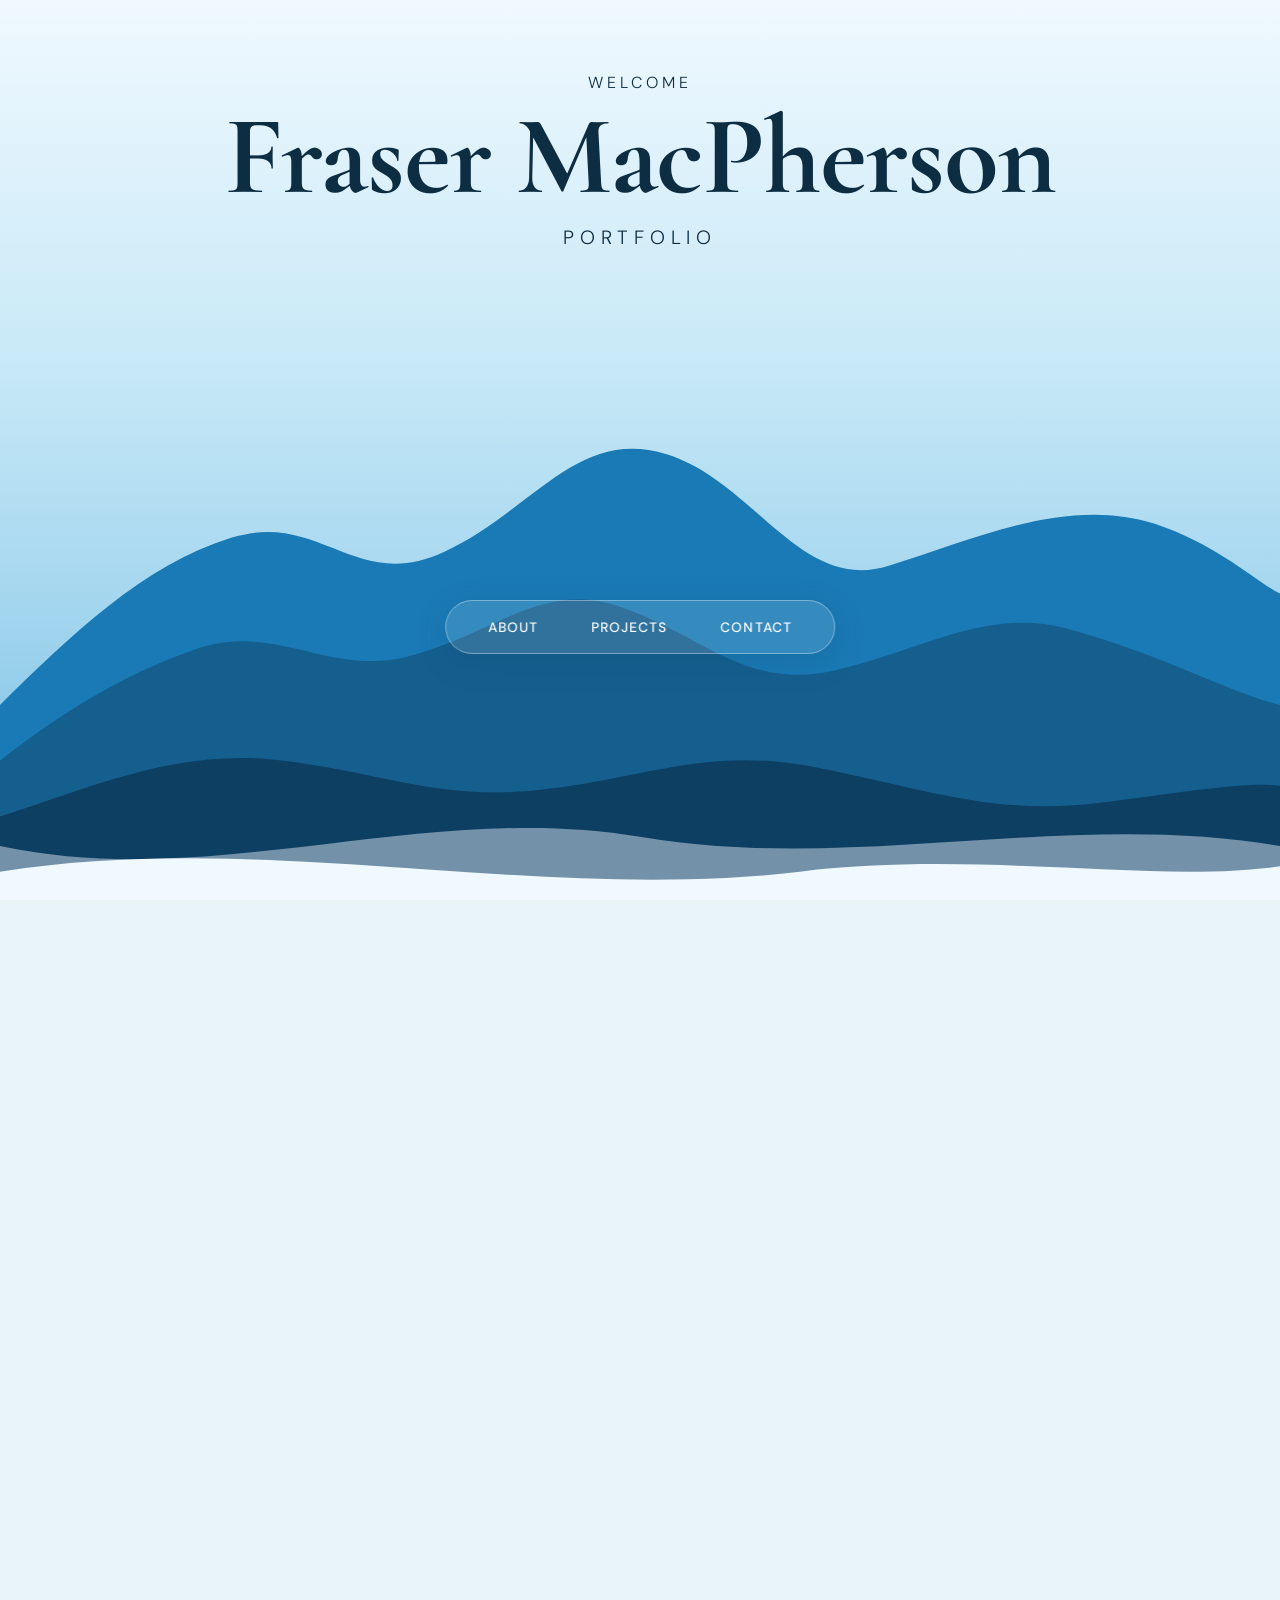
<file: index.html>
<!DOCTYPE html>
<html lang="en">
<head>
  <meta charset="UTF-8" />
  <meta name="viewport" content="width=device-width, initial-scale=1.0" />
  <title>Fraser MacPherson — Portfolio</title>
  <link rel="stylesheet" href="style.css" />
  <link href="https://fonts.googleapis.com/css2?family=Cormorant+Garamond:wght@300;400;600;700&family=DM+Sans:wght@300;400;500&display=swap" rel="stylesheet" />
</head>
<body id="top">

  <!-- ── Fixed header, fades in once the hero has been scrolled past ── -->
  <header class="page-header" id="pageHeader">
    <a href="#top" class="site-logo">Fraser MacPherson</a>
    <nav>
      <ul class="nav-links nav-links--dark">
        <li><a href="#about">About</a></li>
        <li><a href="#projects">Projects</a></li>
          <li><a href="#contact">Contact</a></li>
      </ul>
    </nav>
  </header>

  <!-- ── Hero Section ── -->
  <section class="hero">
    <div class="hero-content">
      <p class="hero-eyebrow">Welcome</p>
      <h1 class="hero-name">Fraser MacPherson</h1>
      <p class="hero-subtitle">Portfolio</p>
    </div>

    <!-- Animated Wave Landscape -->
    <div class="wave-container">
      <svg class="waves-svg" viewBox="0 0 1440 420" preserveAspectRatio="none" xmlns="http://www.w3.org/2000/svg">
        <!-- Back mountain range -->
        <path class="wave wave-1" d="M0,280 C80,230 160,180 260,160 C360,140 400,200 500,170 C600,140 650,80 750,100 C850,120 900,200 1000,180 C1100,160 1200,130 1300,150 C1370,165 1410,190 1440,200 L1440,420 L0,420 Z"/>
        <!-- Mid mountain range -->
        <path class="wave wave-2" d="M0,320 C60,290 130,260 220,240 C310,220 370,260 460,245 C560,228 610,190 700,210 C790,230 840,270 940,255 C1040,240 1110,210 1200,225 C1300,242 1380,270 1440,280 L1440,420 L0,420 Z"/>
        <!-- Front wave -->
        <path class="wave wave-3" d="M0,360 C100,340 200,310 320,320 C440,330 500,350 620,340 C740,330 800,310 920,325 C1040,340 1120,360 1240,350 C1340,342 1400,335 1440,338 L1440,420 L0,420 Z"/>
      </svg>

      <!-- Nav pill overlaid on the waves — scrolls to sections on this page -->
      <nav class="navbar">
        <ul class="nav-links">
          <li><a href="#about">About</a></li>
          <li><a href="#projects">Projects</a></li>
          <li><a href="#contact">Contact</a></li>
        </ul>
      </nav>
    </div>
  <!-- White wave divider into the About section -->
    <div class="hero-divider" aria-hidden="true">
      <svg viewBox="0 0 1440 120" preserveAspectRatio="none" xmlns="http://www.w3.org/2000/svg">
        <path class="hero-divider-back" d="M0,60 C240,110 480,10 720,50 C960,90 1200,20 1440,60 L1440,120 L0,120 Z"/>
        <path class="hero-divider-front" d="M0,88 C300,42 600,122 900,88 C1100,64 1300,102 1440,82 L1440,120 L0,120 Z"/>
      </svg>
    </div>
  </section>

  <!-- ── About Section ── -->
  <section class="about-section" id="about">
    <main class="about-main">

      <!-- Intro Split -->
      <section class="about-intro">
        <div class="about-photo-placeholder">
          <!-- To use a real photo, replace the <span> with: <img src="Media/profile.jpg" alt="Fraser MacPherson" /> -->
          <span>Photo</span>
        </div>
        <div class="about-intro-body">
        <div class="about-intro-text">
          <h2 class="about-heading">Hi, I'm <em>Fraser MacPherson</em></h2>
          <p>I'm a Computing Science Student based at the University of Aberdeen, passionate about learning.</p>
          <!--<p>[Add a couple more sentences here about what you're currently focused on, what excites you about the field, or what you're looking for next.]</p>-->
          <a href="#projects" class="cta-btn" style="margin-top:1.5rem; display:inline-flex;">
            View My Work
            <svg width="16" height="16" viewBox="0 0 24 24" fill="none" stroke="currentColor" stroke-width="2" stroke-linecap="round" stroke-linejoin="round"><line x1="5" y1="12" x2="19" y2="12"/><polyline points="12 5 19 12 12 19"/></svg>
          </a>
        </div>

        <!-- Contact block -->
        <div class="about-contact" id="contact">
          <h3 class="about-contact-heading">Contact</h3>
          <div class="about-contact-list">
            <a href="https://www.linkedin.com/in/your-profile/" target="_blank" rel="noopener" class="contact-link-btn" padding-bottom="50px" >
              LinkedIn
              <svg width="20" height="20" viewBox="0 0 24 24" fill="none" stroke="currentColor" stroke-width="2" stroke-linecap="round" stroke-linejoin="round" ><path d="M16 8a6 6 0 0 1 6 6v7h-4v-7a2 2 0 0 0-2-2 2 2 0 0 0-2 2v7h-4v-7a6 6 0 0 1 6-6z"/><rect x="2" y="9" width="4" height="12"/><circle cx="4" cy="4" r="2"/></svg>
            </a>
            <a href="mailto:your.email@example.com" class="contact-link-btn">
              Email
              <svg width="20" height="20" viewBox="0 0 24 24" fill="none" stroke="currentColor" stroke-width="2" stroke-linecap="round" stroke-linejoin="round"><path d="M4 4h16c1.1 0 2 .9 2 2v12c0 1.1-.9 2-2 2H4c-1.1 0-2-.9-2-2V6c0-1.1.9-2 2-2z"/><polyline points="22,6 12,13 2,6"/></svg>
            </a>
          </div>
        </div>
        </div><!-- /about-intro-body -->
      </section>

      <!-- Wave separator -->
      <div class="about-wave-sep">
        <svg viewBox="0 0 1440 90" preserveAspectRatio="none" xmlns="http://www.w3.org/2000/svg">
          <path fill="var(--wave-3)" d="M0,45 C360,90 720,0 1080,45 C1260,67 1380,40 1440,45 L1440,90 L0,90 Z"/>
        </svg>
      </div>

      <!-- Skills & Education (dark section) -->
      <section class="about-dark" id="skills-education">

        <div class="about-skills-grid">
          <div class="skills-col">
            <h3 class="skills-heading">Skills</h3>
            <ul class="skills-list">
              <li class="skill-item">
                <span class="skill-name">HTML &amp; CSS</span>
                <div class="skill-bar"><div class="skill-fill" style="width:90%"></div></div>
              </li>
              <li class="skill-item">
                <span class="skill-name">PHP</span>
                <div class="skill-bar"><div class="skill-fill" style="width:75%"></div></div>
              </li>
              <li class="skill-item">
                <span class="skill-name">JavaScript</span>
                <div class="skill-bar"><div class="skill-fill" style="width:80%"></div></div>
              </li>
              <li class="skill-item">
                <span class="skill-name">Python</span>
                <div class="skill-bar"><div class="skill-fill" style="width:65%"></div></div>
              </li>
              <li class="skill-item">
                <span class="skill-name">Design</span>
                <div class="skill-bar"><div class="skill-fill" style="width:70%"></div></div>
              </li>
            </ul>
          </div>

          <div class="timeline-col">
            <h3 class="skills-heading">Education</h3>
            <ol class="timeline">
              <li class="timeline-item">
                <span class="timeline-date">2026 – Present</span>
                <h4 class="timeline-role">University Student</h4>
                <p class="timeline-org">University of Aberdeen</p>
                <p class="timeline-desc">Computing Science</p>
              </li>
              <li class="timeline-item">
                <span class="timeline-date">2020 – 2026</span>
                <h4 class="timeline-role">Previous Education</h4>
                <p class="timeline-org">Braes High School</p>
                <p class="timeline-desc">Higher Maths, English, Computing, Music Tech, Physics, Admin, Applications of Maths</p>
              </li>
            </ol>
          </div>
        </div>

      </section>

    </main>
  </section>

  <!-- ── Experience Section ── -->
  <section class="experience-section" id="experience">
    <div class="experience-inner">
      <h3 class="skills-heading">Experience</h3>
      <ol class="timeline">
        <li class="timeline-item">
          <span class="timeline-date">20XX – Present</span>
          <h4 class="timeline-role">Job Title</h4>
          <p class="timeline-org">Company / Organisation</p>
          <p class="timeline-desc">A short description of what you did and what you learned.</p>
        </li>
        <li class="timeline-item">
          <span class="timeline-date">20XX – 20XX</span>
          <h4 class="timeline-role">Job Title</h4>
          <p class="timeline-org">Company / Organisation</p>
          <p class="timeline-desc">A short description of what you did and what you learned.</p>
        </li>
      </ol>
    </div>
  </section>

  <!-- ── Projects Heading Band ── -->
  <div class="section-divider-band">
    <h2 class="divider-title">Projects</h2>
  </div>

  <!-- ── Projects Section ── -->
  <section class="projects-section" id="projects">
    <div class="projects-grid">

      <!-- Card 1 -->
      <article class="project-card" data-category="web">
        <img src="Media/BattleShips.png" alt="Battle Ships Preview" class="card-image" />
        <div class="card-body">
          <div class="card-tags">
            <span class="card-tag">Web</span>
            <span class="card-tag">Database</span>
            <span class="card-tag">JavaScript</span>
            <span class="card-tag">PHP</span>
            <span class="card-tag">HTML</span>
            <span class="card-tag">CSS</span>
            <span class="card-tag">SQL</span>
          </div>
          <h2 class="card-title">Battle Ships</h2>
          <p class="card-desc">A Battle Ships game where you can play against the computer and login to record game statistics.</p>
          <!-- Replace the # below with the live link, GitHub repo, or case study for this project -->
          <a href="http://fraser.ivafe.co.uk/" target="_blank" rel="noopener" class="card-link">
            View Project
            <svg width="14" height="14" viewBox="0 0 24 24" fill="none" stroke="currentColor" stroke-width="2" stroke-linecap="round" stroke-linejoin="round"><line x1="5" y1="12" x2="19" y2="12"/><polyline points="12 5 19 12 12 19"/></svg>
          </a>
        </div>
      </article>

      <!-- Card 2 -->
      <article class="project-card" data-category="design">
        <img src="Media/WeeklyMealPlaner.png" alt="Weekly Meal Planer Preview" class="card-image" />
        <div class="card-body">
          <div class="card-tags">
            <span class="card-tag">Web</span>
            <span class="card-tag">HTML</span>
            <span class="card-tag">CSS</span>
            <span class="card-tag">JavaScript</span>
          </div>
          <h2 class="card-title">Meal Week Planner</h2>
          <p class="card-desc">The site allows you to select meals for a week then produces the recipies and cost for each meal aswell as a full shopping list and estemated price.</p>
          <!-- Replace the # below with the live link, GitHub repo, or case study for this project -->
          <a href="https://fraser-macpherson.github.io/food-prep/" target="_blank" rel="noopener" class="card-link">
            View Project
            <svg width="14" height="14" viewBox="0 0 24 24" fill="none" stroke="currentColor" stroke-width="2" stroke-linecap="round" stroke-linejoin="round"><line x1="5" y1="12" x2="19" y2="12"/><polyline points="12 5 19 12 12 19"/></svg>
          </a>
        </div>
      </article>

      <!-- Card 3 -->
      <article class="project-card" data-category="web">
        <img src="Media/Python.png" alt="Python Showcase Preview" class="card-image" />
        <div class="card-body">
          <div class="card-tags">
            <span class="card-tag">Python</span>
            <span class="card-tag">OOP</span>
          </div>
          <h2 class="card-title">Project Three</h2>
          <p class="card-desc">A brief description of what this project does and the problem it solves. Keep it concise and engaging.</p>
          <!-- Replace the # below with the live link, GitHub repo, or case study for this project -->
          <a href="#" target="_blank" rel="noopener" class="card-link">
            View Project
            <svg width="14" height="14" viewBox="0 0 24 24" fill="none" stroke="currentColor" stroke-width="2" stroke-linecap="round" stroke-linejoin="round"><line x1="5" y1="12" x2="19" y2="12"/><polyline points="12 5 19 12 12 19"/></svg>
          </a>
        </div>
      </article>

    </div>
  </section>

  <!-- ── Footer ── -->
  <footer class="site-footer">
    <div class="footer-wave">
      <svg viewBox="0 0 1440 80" preserveAspectRatio="none" xmlns="http://www.w3.org/2000/svg">
        <path fill="var(--wave-3)" d="M0,40 C360,80 720,0 1080,40 C1260,60 1380,35 1440,40 L1440,80 L0,80 Z"/>
      </svg>
    </div>
    <div class="footer-inner">
      <p class="footer-name">Fraser MacPherson</p>
      <nav class="footer-nav">
        <a href="#about">About</a>
        <a href="#projects">Projects</a>
        <a href="#contact">Contact</a>
      </nav>
      <div class="footer-contact">
        <!--<a href="mailto:hello@yourname.com">hello@yourname.com</a>-->
      </div>
    </div>
  </footer>

  <script>
    // Show the fixed header once the hero has been scrolled past
    const pageHeader = document.getElementById('pageHeader');
    const heroHeight = () => document.querySelector('.hero').offsetHeight;

    function toggleHeader() {
      if (window.scrollY > heroHeight() * 0.6) {
        pageHeader.classList.add('is-visible');
      } else {
        pageHeader.classList.remove('is-visible');
      }
    }
    window.addEventListener('scroll', toggleHeader, { passive: true });
    window.addEventListener('resize', toggleHeader);
    toggleHeader();
  </script>

</body>
</html>
</file>
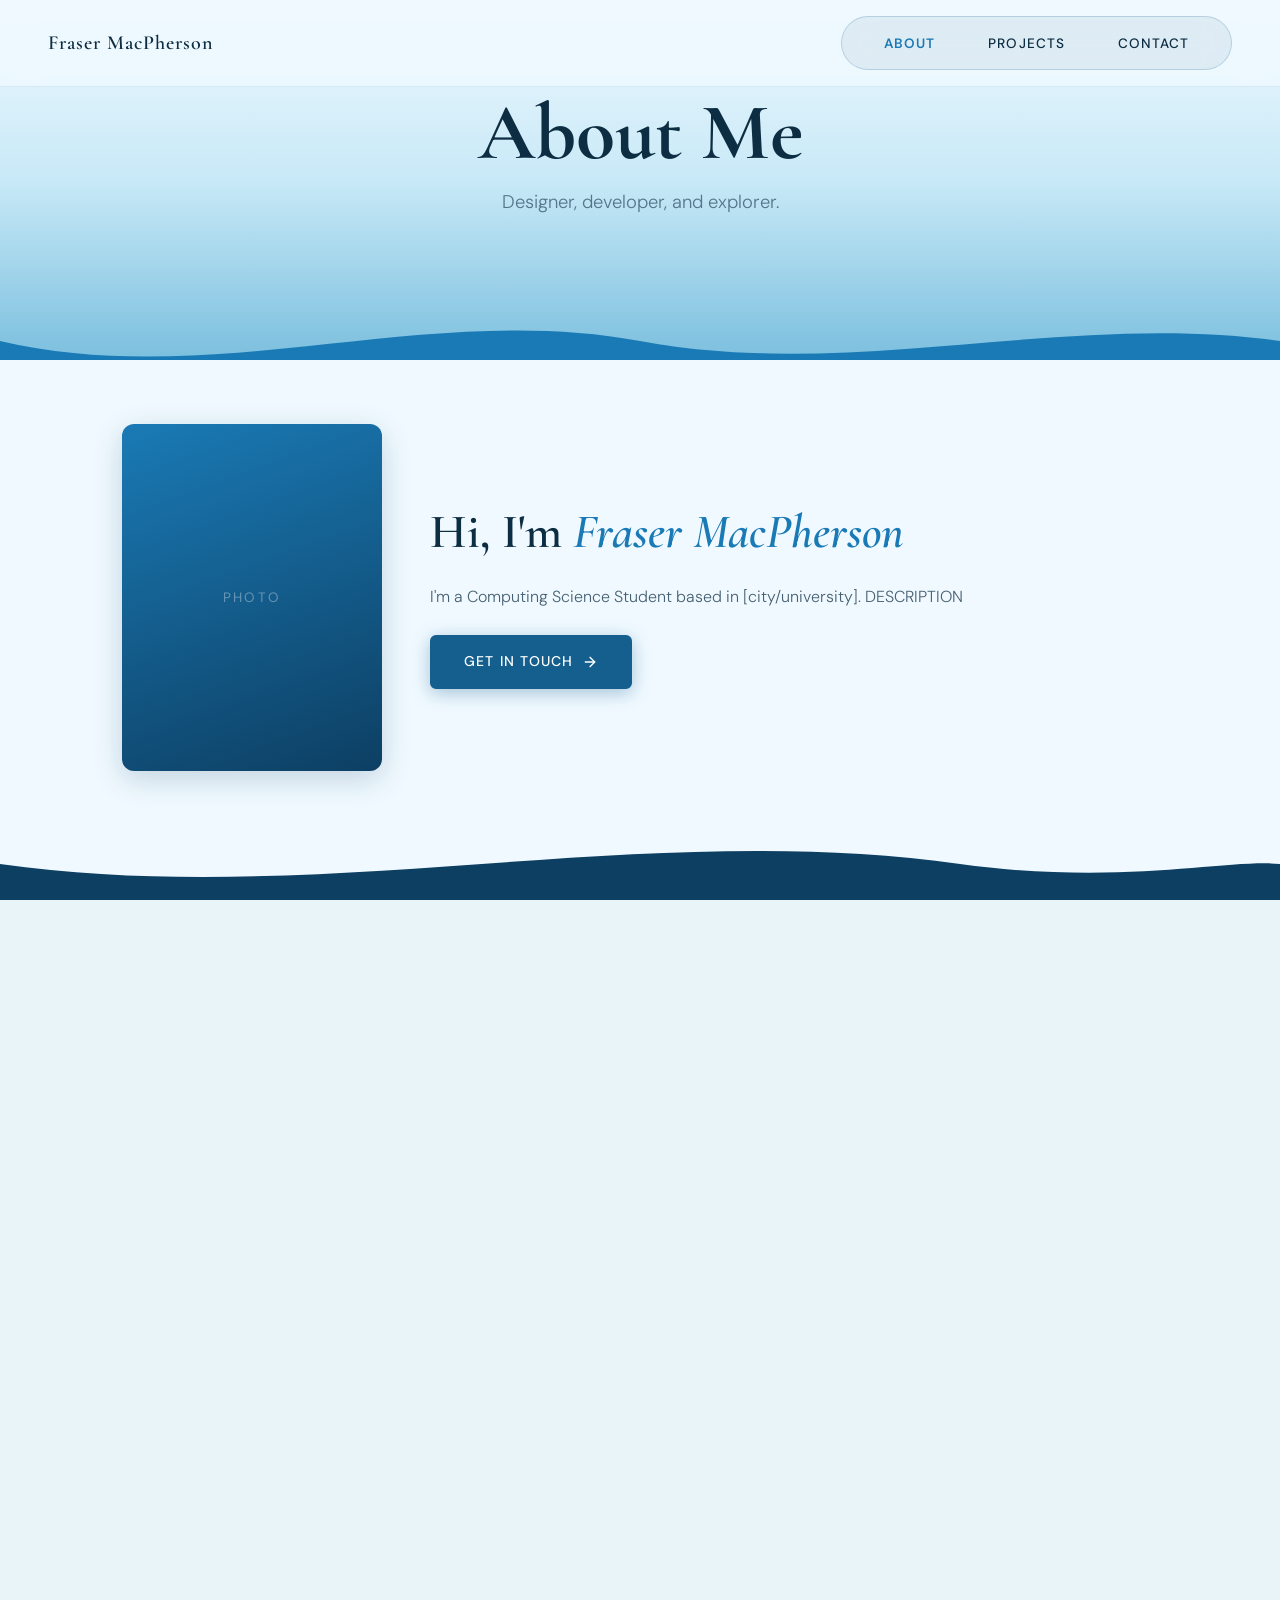
<file: about.html>
<!DOCTYPE html>
<html lang="en">
<head>
  <meta charset="UTF-8" />
  <meta name="viewport" content="width=device-width, initial-scale=1.0" />
  <title>About | Fraser MacPherson</title>
  <link rel="stylesheet" href="style.css" />
  <link href="https://fonts.googleapis.com/css2?family=Cormorant+Garamond:wght@300;400;600;700&family=DM+Sans:wght@300;400;500&display=swap" rel="stylesheet" />
</head>
<body class="inner-page">

  <!-- ── Fixed Header ── -->
  <header class="site-header">
    <a href="index.html" class="site-logo">Fraser MacPherson</a>
    <nav>
      <ul class="nav-links nav-links--dark">
        <li><a href="about.html" class="nav-active">About</a></li>
        <li><a href="projects.html">Projects</a></li>
        <li><a href="contact.html">Contact</a></li>
      </ul>
    </nav>
  </header>

  <!-- ── Page Hero ── -->
  <section class="inner-hero">
    <div class="inner-hero-content">
      <!--<span class="page-eyebrow">Who I Am</span>-->
      <h1 class="page-title">About Me</h1>
      <p class="page-subtitle">Designer, developer, and explorer.</p>
    </div>
    <div class="inner-wave-divider">
      <svg viewBox="0 0 1440 130" preserveAspectRatio="none" xmlns="http://www.w3.org/2000/svg">
        <path class="wave wave-1" d="M0,60 C240,110 480,20 720,60 C960,100 1200,30 1440,60 L1440,130 L0,130 Z"/>
        <path class="wave wave-2" d="M0,85 C200,65 420,110 660,88 C900,66 1140,105 1440,88 L1440,130 L0,130 Z"/>
        <path class="wave wave-3" d="M0,105 C180,95 380,118 620,106 C860,94 1100,115 1440,106 L1440,130 L0,130 Z"/>
      </svg>
    </div>
  </section>

  <!-- ── About Body ── -->
  <main class="about-main">

    <!-- Intro Split -->
    <section class="about-intro">
      <div class="about-photo-placeholder">
        <span>Photo</span>
      </div>
      <div class="about-intro-text">
        <h2 class="about-heading">Hi, I'm <em>Fraser MacPherson</em></h2>
        <p>I'm a Computing Science Student based in [city/university].
          DESCRIPTION
        <a href="contact.html" class="cta-btn" style="margin-top:1.5rem; display:inline-flex;">
          Get in Touch
          <svg width="16" height="16" viewBox="0 0 24 24" fill="none" stroke="currentColor" stroke-width="2" stroke-linecap="round" stroke-linejoin="round"><line x1="5" y1="12" x2="19" y2="12"/><polyline points="12 5 19 12 12 19"/></svg>
        </a>
      </div>
    </section>

    <!-- Wave separator -->
    <div class="about-wave-sep">
      <svg viewBox="0 0 1440 90" preserveAspectRatio="none" xmlns="http://www.w3.org/2000/svg">
        <path fill="var(--wave-3)" d="M0,45 C360,90 720,0 1080,45 C1260,67 1380,40 1440,45 L1440,90 L0,90 Z"/>
      </svg>
    </div>

    <!-- Skills & Experience (dark section) -->
    <section class="about-dark">

      <div class="about-skills-grid">
        <div class="skills-col">
          <h3 class="skills-heading">Skills</h3>
          <ul class="skills-list">
            <li class="skill-item">
              <span class="skill-name">HTML &amp; CSS</span>
              <div class="skill-bar"><div class="skill-fill" style="width:90%"></div></div>
            </li>
            <li class="skill-item">
              <span class="skill-name">PHP</span>
              <div class="skill-bar"><div class="skill-fill" style="width:80%"></div></div>
            </li>
            <li class="skill-item">
              <span class="skill-name">JavaScript</span>
              <div class="skill-bar"><div class="skill-fill" style="width:50%"></div></div>
            </li>
            <li class="skill-item">
              <span class="skill-name">Python</span>
              <div class="skill-bar"><div class="skill-fill" style="width:85%"></div></div>
            </li>
            <li class="skill-item">
              <span class="skill-name">Design</span>
              <div class="skill-bar"><div class="skill-fill" style="width:90%"></div></div>
            </li>
          </ul>
        </div>

        <div class="timeline-col">
          <h3 class="skills-heading">Education</h3>
          <ol class="timeline">
            <li class="timeline-item">
              <span class="timeline-date">2026 – Present</span>
              <h4 class="timeline-role">University Student</h4>
              <p class="timeline-org">UNI NAME</p>
              <p class="timeline-desc">DESCRIPTION</p>
            </li>
            <li class="timeline-item">
              <span class="timeline-date">2020 – 2026</span>
              <h4 class="timeline-role">Previous Education</h4>
              <p class="timeline-org">High School</p>
              <p class="timeline-desc">BDESCRIPTION</p>
            </li>
            <!--<li class="timeline-item">
              <span class="timeline-date">2020 – 2022</span>
              <h4 class="timeline-role">Earlier Role</h4>
              <p class="timeline-org">Company / Institution</p>
              <p class="timeline-desc">Brief description of what you did here — responsibilities, achievements, or technologies used.</p>
            </li>-->
          </ol>
        </div>
      </div>

    </section>

    <!-- Wave back to light -->
    <div class="about-wave-sep about-wave-sep--flip">
      <svg viewBox="0 0 1440 90" preserveAspectRatio="none" xmlns="http://www.w3.org/2000/svg">
        <!--<path fill="var(--wave-3)" d="M0,45 C360,0 720,90 1080,45 C1260,22 1380,50 1440,45 L1440,0 L0,0 Z"/>-->
      </svg>
    </div>

    <!-- Values / Interests -->
    <section class="about-values">
      <h2 class="values-heading">My Experience</h2>
      <div class="values-grid">
        <div class="value-card">
          <div class="value-icon">✦</div>
          <h3>Scouts</h3>
          <p>I care deeply about the details — every interaction, every pixel, every line of code.</p>
        </div>
        <div class="value-card">
          <div class="value-icon">◈</div>
          <h3>Curiosity</h3>
          <p>I'm always learning, exploring new tools, ideas, and creative directions.</p>
        </div>
        <div class="value-card">
          <div class="value-icon">❋</div>
          <h3>Collaboration</h3>
          <p>The best work happens when great minds come together with a shared goal.</p>
        </div>
      </div>
    </section>

  </main>

  <!-- ── Footer ── -->
  <footer class="site-footer">
    <div class="footer-wave">
      <svg viewBox="0 0 1440 80" preserveAspectRatio="none" xmlns="http://www.w3.org/2000/svg">
        <path fill="var(--wave-3)" d="M0,40 C360,80 720,0 1080,40 C1260,60 1380,35 1440,40 L1440,80 L0,80 Z"/>
      </svg>
    </div>
    <div class="footer-inner">
      <p class="footer-name">Fraser MacPherson</p>
      <nav class="footer-nav">
        <a href="about.html">About</a>
        <a href="projects.html">Projects</a>
        <a href="contact.html">Contact</a>
      </nav>
    </div>
  </footer>

</body>
</html>
</file>
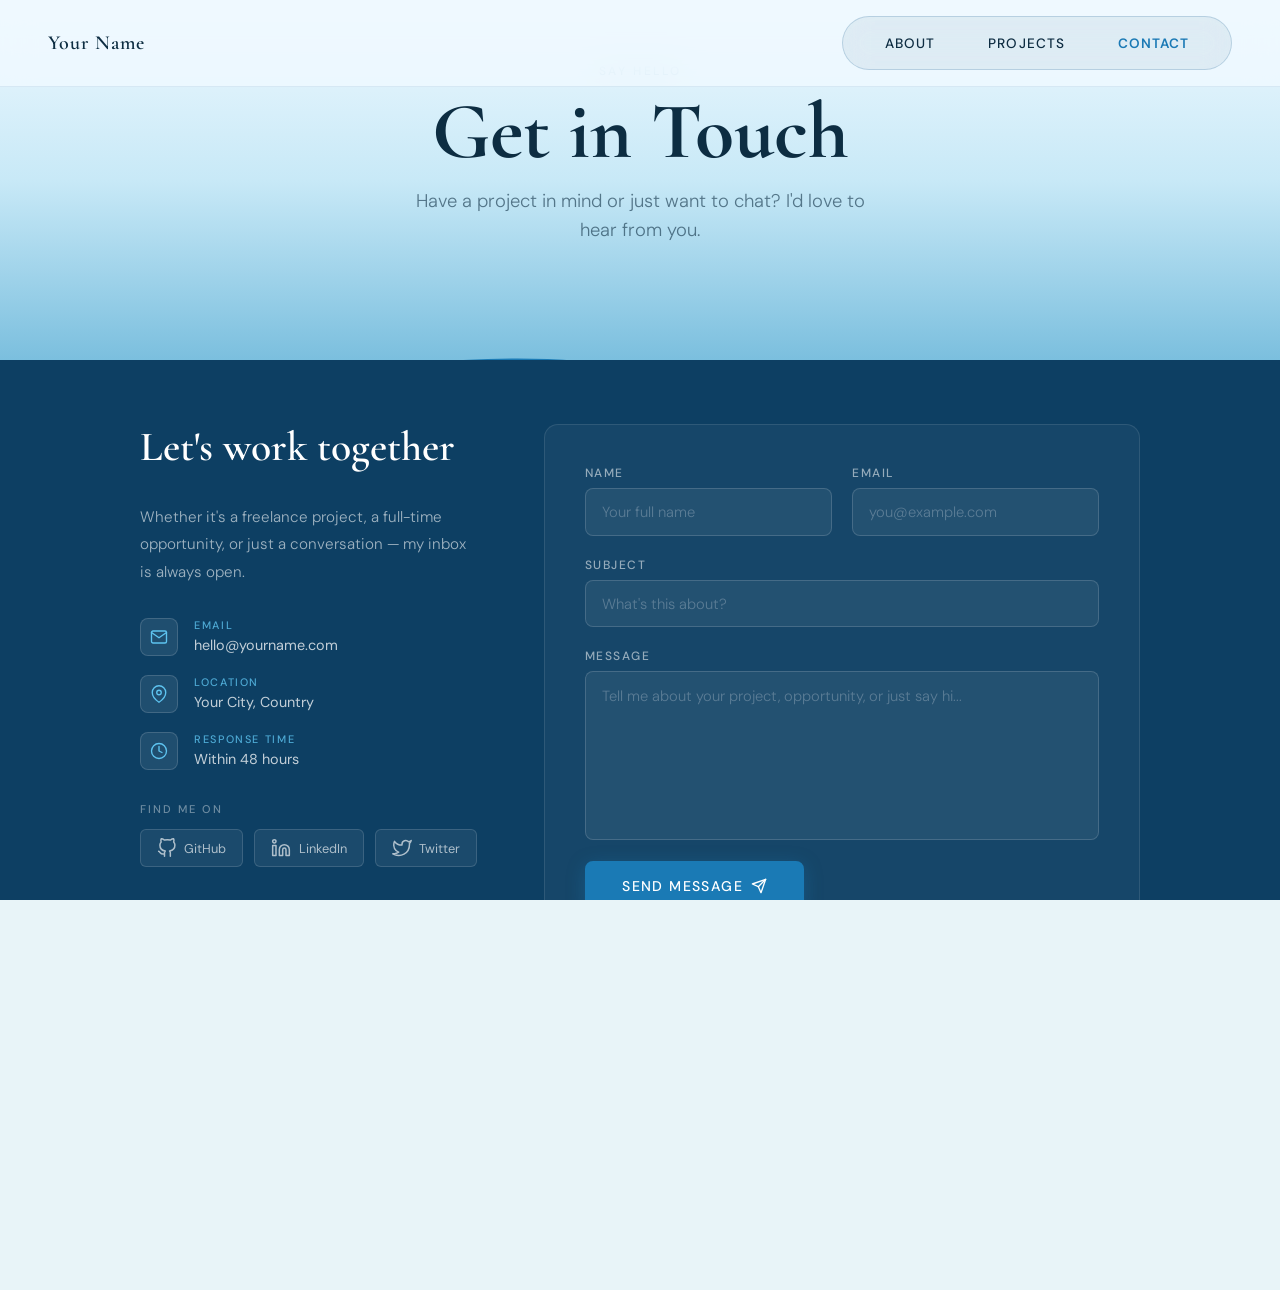
<file: contact.html>
<!DOCTYPE html>
<html lang="en">
<head>
  <meta charset="UTF-8" />
  <meta name="viewport" content="width=device-width, initial-scale=1.0" />
  <title>Contact — Portfolio</title>
  <link rel="stylesheet" href="style.css" />
  <link href="https://fonts.googleapis.com/css2?family=Cormorant+Garamond:wght@300;400;600;700&family=DM+Sans:wght@300;400;500&display=swap" rel="stylesheet" />
</head>
<body class="inner-page">

  <!-- ── Fixed Header ── -->
  <header class="site-header">
    <a href="index.html" class="site-logo">Your Name</a>
    <nav>
      <ul class="nav-links nav-links--dark">
        <li><a href="about.html">About</a></li>
        <li><a href="projects.html">Projects</a></li>
        <li><a href="contact.html" class="nav-active">Contact</a></li>
      </ul>
    </nav>
  </header>

  <!-- ── Page Hero ── -->
  <section class="inner-hero">
    <div class="inner-hero-content">
      <span class="page-eyebrow">Say Hello</span>
      <h1 class="page-title">Get in Touch</h1>
      <p class="page-subtitle">Have a project in mind or just want to chat? I'd love to hear from you.</p>
    </div>
    <div class="inner-wave-divider">
      <svg viewBox="0 0 1440 130" preserveAspectRatio="none" xmlns="http://www.w3.org/2000/svg">
        <path class="wave wave-1" d="M0,60 C240,110 480,20 720,60 C960,100 1200,30 1440,60 L1440,130 L0,130 Z"/>
        <path class="wave wave-2" d="M0,85 C200,65 420,110 660,88 C900,66 1140,105 1440,88 L1440,130 L0,130 Z"/>
        <path class="wave wave-3" d="M0,105 C180,95 380,118 620,106 C860,94 1100,115 1440,106 L1440,130 L0,130 Z"/>
      </svg>
    </div>
  </section>

  <!-- ── Contact Body ── -->
  <main class="contact-main">

    <div class="contact-layout">

      <!-- Left: Info -->
      <aside class="contact-info">
        <h2 class="contact-info-heading">Let's work together</h2>
        <p class="contact-info-text">Whether it's a freelance project, a full-time opportunity, or just a conversation — my inbox is always open.</p>

        <ul class="contact-details">
          <li class="contact-detail-item">
            <div class="contact-detail-icon">
              <svg width="18" height="18" viewBox="0 0 24 24" fill="none" stroke="currentColor" stroke-width="1.8" stroke-linecap="round" stroke-linejoin="round"><path d="M4 4h16c1.1 0 2 .9 2 2v12c0 1.1-.9 2-2 2H4c-1.1 0-2-.9-2-2V6c0-1.1.9-2 2-2z"/><polyline points="22,6 12,13 2,6"/></svg>
            </div>
            <div>
              <span class="contact-detail-label">Email</span>
              <a href="mailto:hello@yourname.com" class="contact-detail-value">hello@yourname.com</a>
            </div>
          </li>
          <li class="contact-detail-item">
            <div class="contact-detail-icon">
              <svg width="18" height="18" viewBox="0 0 24 24" fill="none" stroke="currentColor" stroke-width="1.8" stroke-linecap="round" stroke-linejoin="round"><path d="M21 10c0 7-9 13-9 13s-9-6-9-13a9 9 0 0 1 18 0z"/><circle cx="12" cy="10" r="3"/></svg>
            </div>
            <div>
              <span class="contact-detail-label">Location</span>
              <span class="contact-detail-value">Your City, Country</span>
            </div>
          </li>
          <li class="contact-detail-item">
            <div class="contact-detail-icon">
              <svg width="18" height="18" viewBox="0 0 24 24" fill="none" stroke="currentColor" stroke-width="1.8" stroke-linecap="round" stroke-linejoin="round"><circle cx="12" cy="12" r="10"/><polyline points="12 6 12 12 16 14"/></svg>
            </div>
            <div>
              <span class="contact-detail-label">Response Time</span>
              <span class="contact-detail-value">Within 48 hours</span>
            </div>
          </li>
        </ul>

        <div class="contact-socials">
          <span class="socials-label">Find me on</span>
          <div class="socials-row">
            <a href="#" class="social-link" aria-label="GitHub">
              <svg width="20" height="20" viewBox="0 0 24 24" fill="none" stroke="currentColor" stroke-width="1.8" stroke-linecap="round" stroke-linejoin="round"><path d="M9 19c-5 1.5-5-2.5-7-3m14 6v-3.87a3.37 3.37 0 0 0-.94-2.61c3.14-.35 6.44-1.54 6.44-7A5.44 5.44 0 0 0 20 4.77 5.07 5.07 0 0 0 19.91 1S18.73.65 16 2.48a13.38 13.38 0 0 0-7 0C6.27.65 5.09 1 5.09 1A5.07 5.07 0 0 0 5 4.77a5.44 5.44 0 0 0-1.5 3.78c0 5.42 3.3 6.61 6.44 7A3.37 3.37 0 0 0 9 18.13V22"/></svg>
              GitHub
            </a>
            <a href="#" class="social-link" aria-label="LinkedIn">
              <svg width="20" height="20" viewBox="0 0 24 24" fill="none" stroke="currentColor" stroke-width="1.8" stroke-linecap="round" stroke-linejoin="round"><path d="M16 8a6 6 0 0 1 6 6v7h-4v-7a2 2 0 0 0-2-2 2 2 0 0 0-2 2v7h-4v-7a6 6 0 0 1 6-6z"/><rect x="2" y="9" width="4" height="12"/><circle cx="4" cy="4" r="2"/></svg>
              LinkedIn
            </a>
            <a href="#" class="social-link" aria-label="Twitter">
              <svg width="20" height="20" viewBox="0 0 24 24" fill="none" stroke="currentColor" stroke-width="1.8" stroke-linecap="round" stroke-linejoin="round"><path d="M23 3a10.9 10.9 0 0 1-3.14 1.53 4.48 4.48 0 0 0-7.86 3v1A10.66 10.66 0 0 1 3 4s-4 9 5 13a11.64 11.64 0 0 1-7 2c9 5 20 0 20-11.5a4.5 4.5 0 0 0-.08-.83A7.72 7.72 0 0 0 23 3z"/></svg>
              Twitter
            </a>
          </div>
        </div>
      </aside>

      <!-- Right: Form -->
      <div class="contact-form-wrap">
        <form class="contact-form" id="contactForm">
          <div class="form-row">
            <div class="form-group">
              <label class="form-label" for="name">Name</label>
              <input class="form-input" type="text" id="name" name="name" placeholder="Your full name" required />
            </div>
            <div class="form-group">
              <label class="form-label" for="email">Email</label>
              <input class="form-input" type="email" id="email" name="email" placeholder="you@example.com" required />
            </div>
          </div>
          <div class="form-group">
            <label class="form-label" for="subject">Subject</label>
            <input class="form-input" type="text" id="subject" name="subject" placeholder="What's this about?" />
          </div>
          <div class="form-group">
            <label class="form-label" for="message">Message</label>
            <textarea class="form-input form-textarea" id="message" name="message" rows="6" placeholder="Tell me about your project, opportunity, or just say hi..." required></textarea>
          </div>
          <button type="submit" class="form-submit">
            Send Message
            <svg width="16" height="16" viewBox="0 0 24 24" fill="none" stroke="currentColor" stroke-width="2" stroke-linecap="round" stroke-linejoin="round"><line x1="22" y1="2" x2="11" y2="13"/><polygon points="22 2 15 22 11 13 2 9 22 2"/></svg>
          </button>
          <p class="form-success" id="formSuccess">Thanks! I'll be in touch soon.</p>
        </form>
      </div>

    </div>
  </main>

  <!-- ── Footer ── -->
  <footer class="site-footer">
    <div class="footer-wave">
      <svg viewBox="0 0 1440 80" preserveAspectRatio="none" xmlns="http://www.w3.org/2000/svg">
        <path fill="var(--wave-3)" d="M0,40 C360,80 720,0 1080,40 C1260,60 1380,35 1440,40 L1440,80 L0,80 Z"/>
      </svg>
    </div>
    <div class="footer-inner">
      <p class="footer-name">Your Name</p>
      <nav class="footer-nav">
        <a href="about.html">About</a>
        <a href="projects.html">Projects</a>
        <a href="contact.html">Contact</a>
      </nav>
    </div>
  </footer>

  <script>
    document.getElementById('contactForm').addEventListener('submit', function(e) {
      e.preventDefault();
      document.getElementById('formSuccess').style.display = 'block';
      this.reset();
      setTimeout(() => { document.getElementById('formSuccess').style.display = 'none'; }, 5000);
    });
  </script>

</body>
</html>
</file>
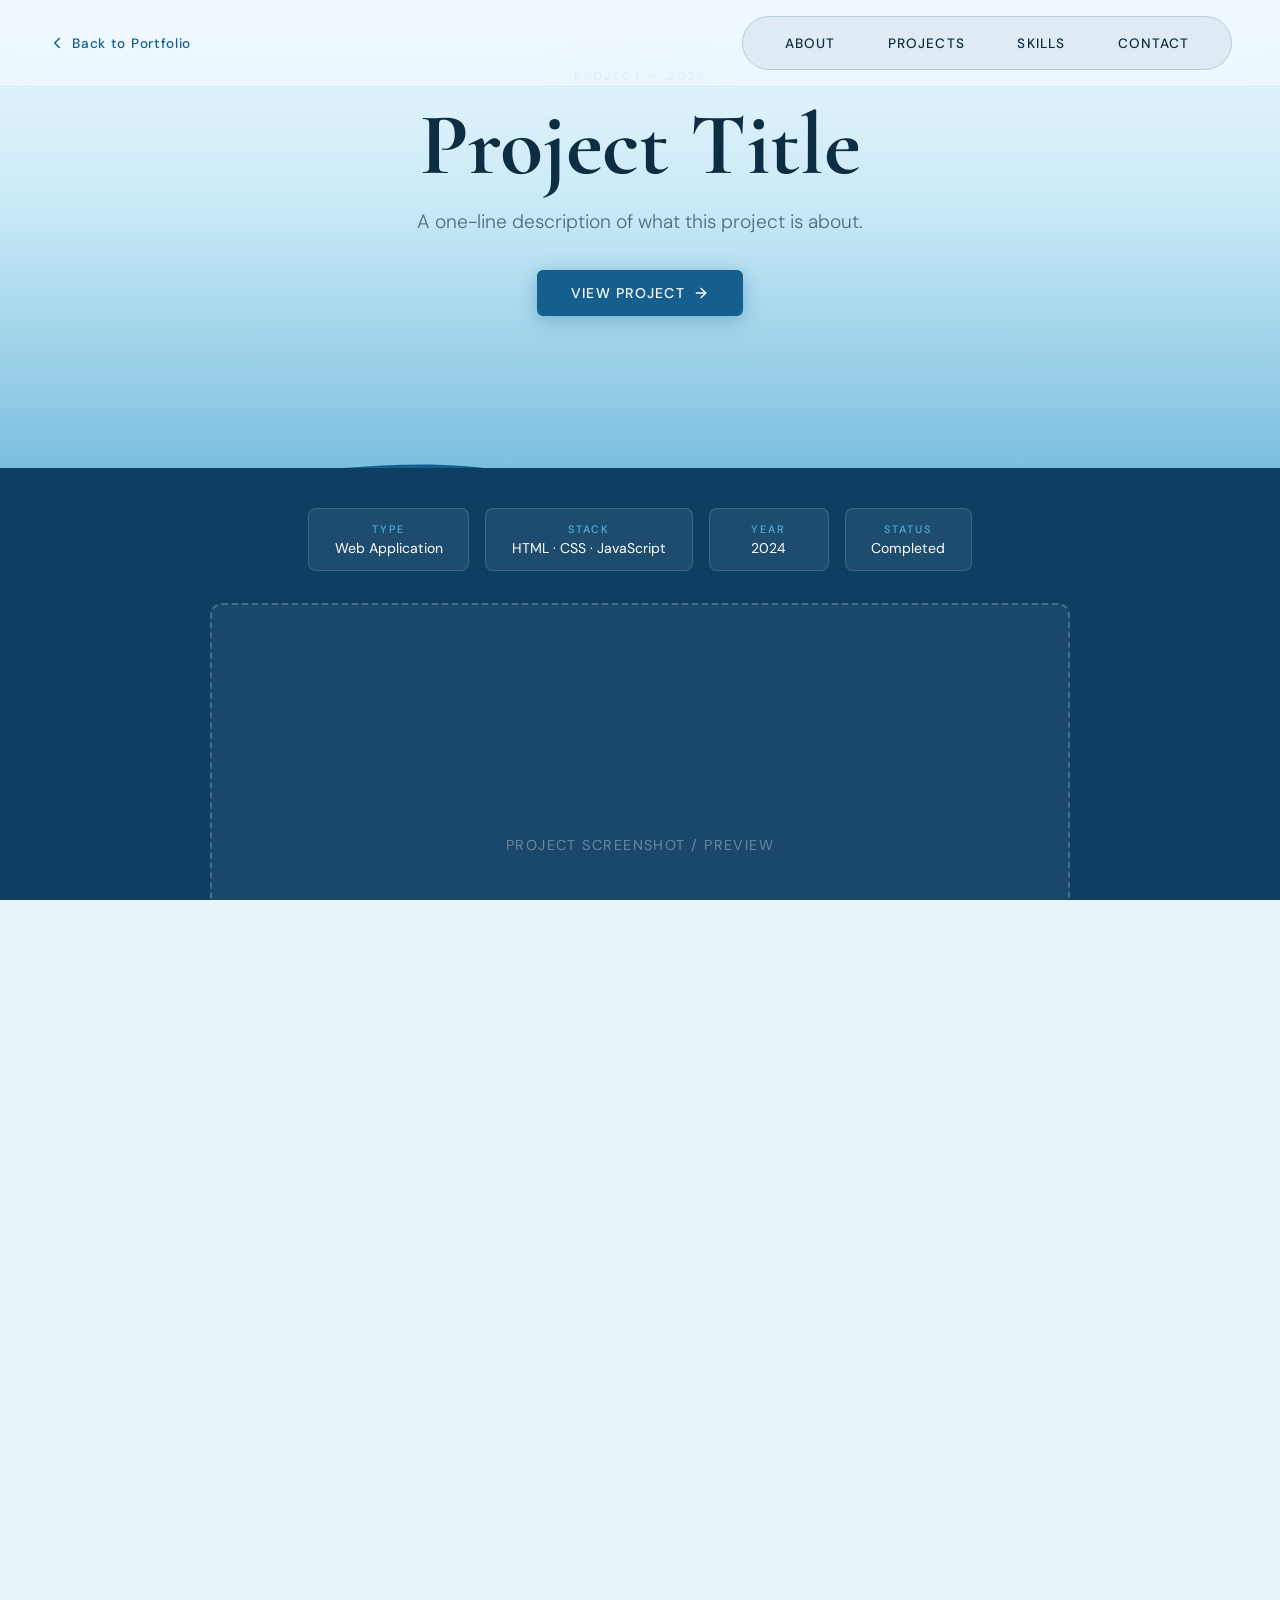
<file: project.html>
<!DOCTYPE html>
<html lang="en">
<head>
  <meta charset="UTF-8" />
  <meta name="viewport" content="width=device-width, initial-scale=1.0" />
  <title>Project Title — Portfolio</title>
  <link rel="stylesheet" href="style.css" />
  <link href="https://fonts.googleapis.com/css2?family=Cormorant+Garamond:wght@300;400;600;700&family=DM+Sans:wght@300;400;500&display=swap" rel="stylesheet" />
</head>
<body class="project-page">

  <!-- ── Top Navigation ── -->
  <header class="project-header">
    <a href="index.html" class="back-link">
      <svg width="18" height="18" viewBox="0 0 24 24" fill="none" stroke="currentColor" stroke-width="2" stroke-linecap="round" stroke-linejoin="round">
        <polyline points="15 18 9 12 15 6"/>
      </svg>
      Back to Portfolio
    </a>
    <nav>
      <ul class="nav-links nav-links--dark">
        <li><a href="index.html#about">About</a></li>
        <li><a href="index.html#projects">Projects</a></li>
        <li><a href="index.html#skills">Skills</a></li>
        <li><a href="index.html#contact">Contact</a></li>
      </ul>
    </nav>
  </header>

  <!-- ── Project Hero ── -->
  <section class="project-hero">
    <div class="project-hero-content">
      <span class="project-tag">Project — 2024</span>
      <h1 class="project-title">Project Title</h1>
      <p class="project-tagline">A one-line description of what this project is about.</p>
      <a href="#" target="_blank" rel="noopener" class="cta-btn">
        View Project
        <svg width="16" height="16" viewBox="0 0 24 24" fill="none" stroke="currentColor" stroke-width="2" stroke-linecap="round" stroke-linejoin="round">
          <line x1="5" y1="12" x2="19" y2="12"/>
          <polyline points="12 5 19 12 12 19"/>
        </svg>
      </a>
    </div>

    <!-- Wave divider at bottom of hero -->
    <div class="project-wave-divider">
      <svg viewBox="0 0 1440 160" preserveAspectRatio="none" xmlns="http://www.w3.org/2000/svg">
        <path class="wave wave-2" d="M0,80 C200,120 400,40 600,80 C800,120 1000,50 1200,80 C1320,96 1390,100 1440,95 L1440,160 L0,160 Z"/>
        <path class="wave wave-3" d="M0,110 C180,90 360,130 560,110 C760,90 960,130 1160,108 C1300,92 1380,105 1440,112 L1440,160 L0,160 Z"/>
      </svg>
    </div>
  </section>

  <!-- ── Project Detail Body ── -->
  <main class="project-body">

    <!-- Meta chips -->
    <div class="project-meta">
      <div class="meta-chip">
        <span class="meta-label">Type</span>
        <span class="meta-value">Web Application</span>
      </div>
      <div class="meta-chip">
        <span class="meta-label">Stack</span>
        <span class="meta-value">HTML · CSS · JavaScript</span>
      </div>
      <div class="meta-chip">
        <span class="meta-label">Year</span>
        <span class="meta-value">2024</span>
      </div>
      <div class="meta-chip">
        <span class="meta-label">Status</span>
        <span class="meta-value">Completed</span>
      </div>
    </div>

    <!-- Project image placeholder -->
    <div class="project-image-placeholder">
      <span>Project Screenshot / Preview</span>
    </div>

    <!-- Description sections -->
    <div class="project-sections">

      <section class="project-section">
        <h2 class="section-heading">Overview</h2>
        <p class="section-text">
          Provide a high-level overview of the project here. Describe what it is, who it's for, and what problem it solves. This should give a reader a clear understanding of the project's purpose in a few sentences.
        </p>
      </section>

      <section class="project-section">
        <h2 class="section-heading">The Challenge</h2>
        <p class="section-text">
          Describe the core challenge or problem you were trying to solve. What constraints or requirements shaped your approach? What made this project interesting or difficult?
        </p>
      </section>

      <section class="project-section">
        <h2 class="section-heading">My Approach</h2>
        <p class="section-text">
          Walk through how you tackled the problem. Highlight key decisions, tools, or techniques you used. This is a great place to demonstrate your thought process and technical depth.
        </p>
      </section>

      <section class="project-section">
        <h2 class="section-heading">Outcome</h2>
        <p class="section-text">
          Summarise the result. What did you achieve? Include any metrics, feedback, or impact if relevant. What would you do differently next time?
        </p>
      </section>

    </div>

    <!-- CTA Banner -->
    <div class="project-cta-banner">
      <div class="cta-banner-wave">
        <svg viewBox="0 0 1440 80" preserveAspectRatio="none" xmlns="http://www.w3.org/2000/svg">
          <path fill="var(--wave-2)" d="M0,40 C300,80 600,0 900,40 C1100,65 1300,30 1440,40 L1440,0 L0,0 Z"/>
        </svg>
      </div>
      <div class="cta-banner-content">
        <p class="cta-banner-label">Ready to see it live?</p>
        <h3 class="cta-banner-heading">View the full project</h3>
        <a href="#" target="_blank" rel="noopener" class="cta-btn cta-btn--light">
          Open Project
          <svg width="16" height="16" viewBox="0 0 24 24" fill="none" stroke="currentColor" stroke-width="2" stroke-linecap="round" stroke-linejoin="round">
            <line x1="5" y1="12" x2="19" y2="12"/>
            <polyline points="12 5 19 12 12 19"/>
          </svg>
        </a>
      </div>
    </div>

  </main>

  <!-- ── Footer ── -->
  <footer class="project-footer">
    <a href="index.html" class="footer-back">← Back to Portfolio</a>
    <p class="footer-name">Your Name</p>
  </footer>

</body>
</html>
</file>
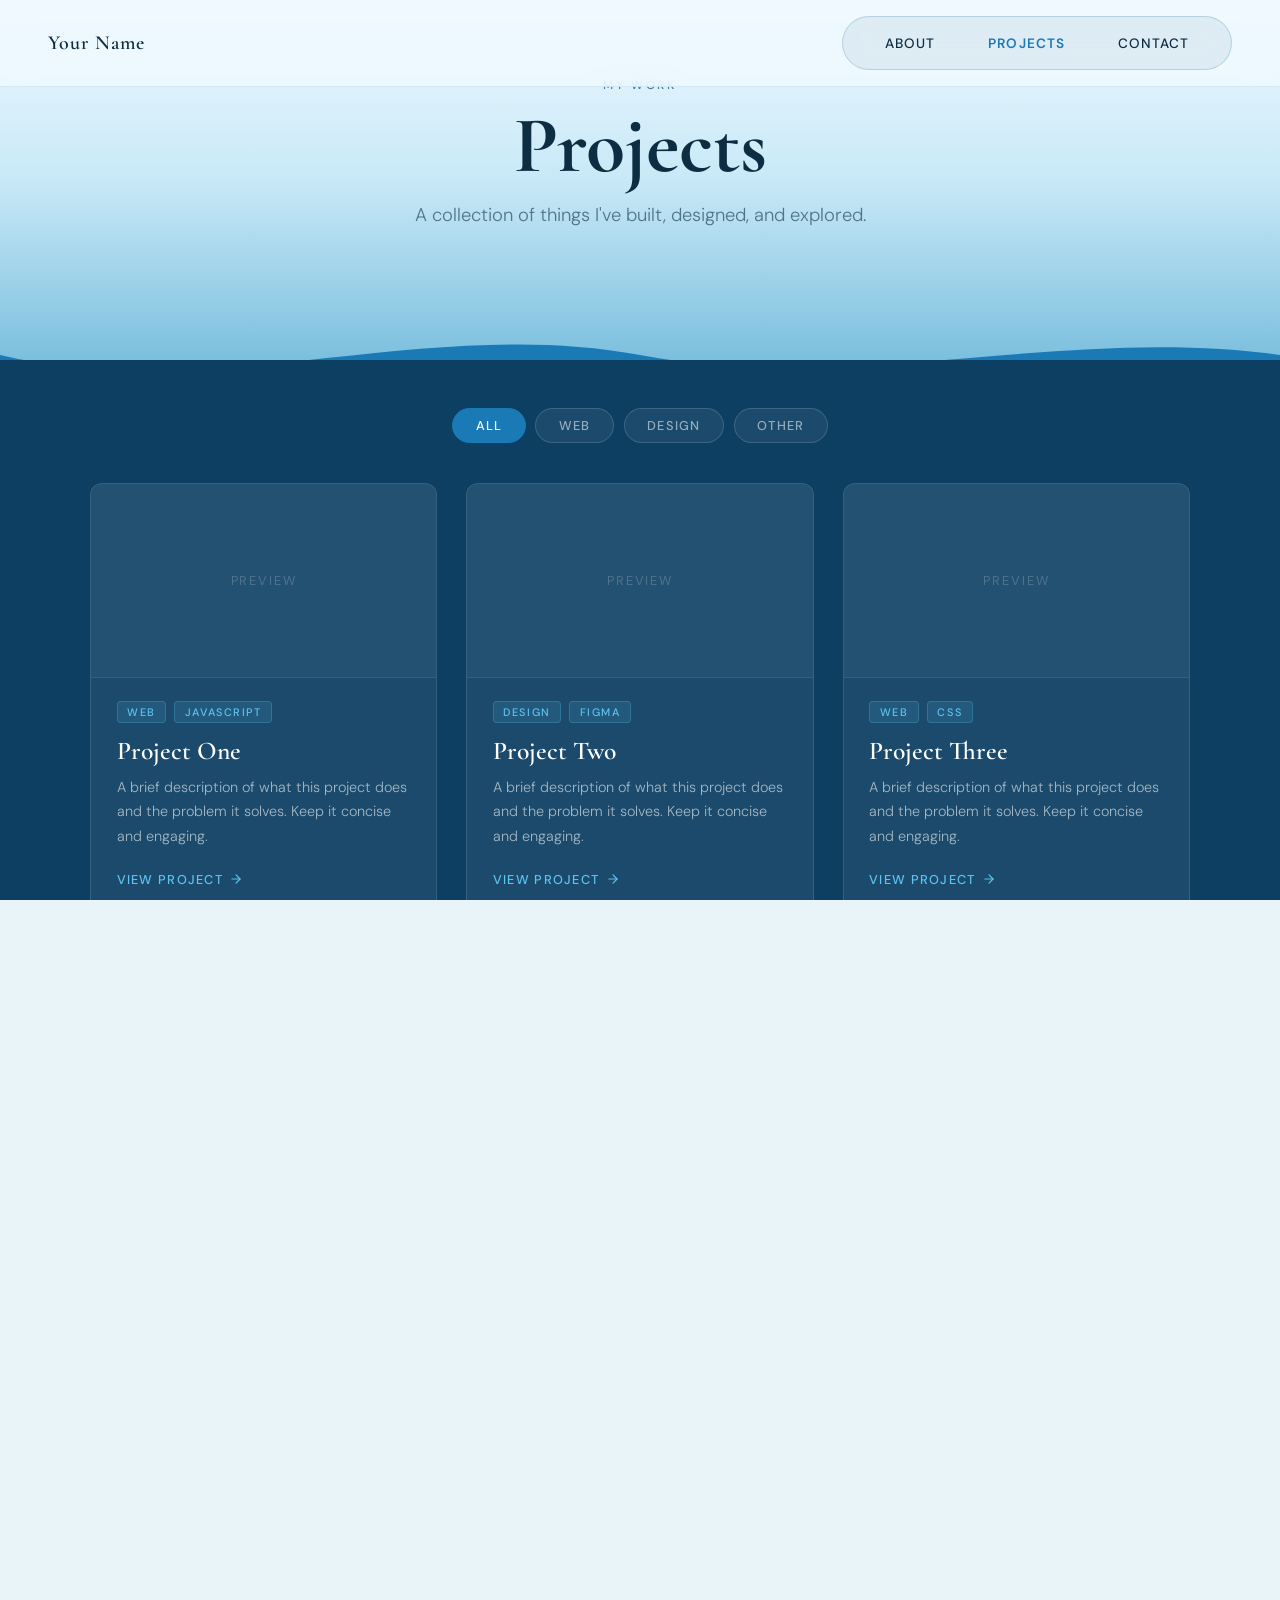
<file: projects.html>
<!DOCTYPE html>
<html lang="en">
<head>
  <meta charset="UTF-8" />
  <meta name="viewport" content="width=device-width, initial-scale=1.0" />
  <title>Projects — Portfolio</title>
  <link rel="stylesheet" href="style.css" />
  <link href="https://fonts.googleapis.com/css2?family=Cormorant+Garamond:wght@300;400;600;700&family=DM+Sans:wght@300;400;500&display=swap" rel="stylesheet" />
</head>
<body class="inner-page">

  <!-- ── Fixed Header ── -->
  <header class="site-header">
    <a href="index.html" class="site-logo">Your Name</a>
    <nav>
      <ul class="nav-links nav-links--dark">
        <li><a href="about.html">About</a></li>
        <li><a href="projects.html" class="nav-active">Projects</a></li>
        <li><a href="contact.html">Contact</a></li>
      </ul>
    </nav>
  </header>

  <!-- ── Page Hero ── -->
  <section class="inner-hero">
    <div class="inner-hero-content">
      <span class="page-eyebrow">My Work</span>
      <h1 class="page-title">Projects</h1>
      <p class="page-subtitle">A collection of things I've built, designed, and explored.</p>
    </div>
    <div class="inner-wave-divider">
      <svg viewBox="0 0 1440 130" preserveAspectRatio="none" xmlns="http://www.w3.org/2000/svg">
        <path class="wave wave-1" d="M0,60 C240,110 480,20 720,60 C960,100 1200,30 1440,60 L1440,130 L0,130 Z"/>
        <path class="wave wave-2" d="M0,85 C200,65 420,110 660,88 C900,66 1140,105 1440,88 L1440,130 L0,130 Z"/>
        <path class="wave wave-3" d="M0,105 C180,95 380,118 620,106 C860,94 1100,115 1440,106 L1440,130 L0,130 Z"/>
      </svg>
    </div>
  </section>

  <!-- ── Projects Grid ── -->
  <main class="projects-main">

    <!-- Filter Tabs -->
    <div class="filter-bar">
      <button class="filter-btn filter-btn--active" onclick="filterProjects('all', this)">All</button>
      <button class="filter-btn" onclick="filterProjects('web', this)">Web</button>
      <button class="filter-btn" onclick="filterProjects('design', this)">Design</button>
      <button class="filter-btn" onclick="filterProjects('other', this)">Other</button>
    </div>

    <div class="projects-grid">

      <!-- Card 1 -->
      <article class="project-card" data-category="web">
        <div class="card-image-placeholder">
          <span>Preview</span>
        </div>
        <div class="card-body">
          <div class="card-tags">
            <span class="card-tag">Web</span>
            <span class="card-tag">JavaScript</span>
          </div>
          <h2 class="card-title">Project One</h2>
          <p class="card-desc">A brief description of what this project does and the problem it solves. Keep it concise and engaging.</p>
          <a href="project.html" class="card-link">
            View Project
            <svg width="14" height="14" viewBox="0 0 24 24" fill="none" stroke="currentColor" stroke-width="2" stroke-linecap="round" stroke-linejoin="round"><line x1="5" y1="12" x2="19" y2="12"/><polyline points="12 5 19 12 12 19"/></svg>
          </a>
        </div>
      </article>

      <!-- Card 2 -->
      <article class="project-card" data-category="design">
        <div class="card-image-placeholder">
          <span>Preview</span>
        </div>
        <div class="card-body">
          <div class="card-tags">
            <span class="card-tag">Design</span>
            <span class="card-tag">Figma</span>
          </div>
          <h2 class="card-title">Project Two</h2>
          <p class="card-desc">A brief description of what this project does and the problem it solves. Keep it concise and engaging.</p>
          <a href="project.html" class="card-link">
            View Project
            <svg width="14" height="14" viewBox="0 0 24 24" fill="none" stroke="currentColor" stroke-width="2" stroke-linecap="round" stroke-linejoin="round"><line x1="5" y1="12" x2="19" y2="12"/><polyline points="12 5 19 12 12 19"/></svg>
          </a>
        </div>
      </article>

      <!-- Card 3 -->
      <article class="project-card" data-category="web">
        <div class="card-image-placeholder">
          <span>Preview</span>
        </div>
        <div class="card-body">
          <div class="card-tags">
            <span class="card-tag">Web</span>
            <span class="card-tag">CSS</span>
          </div>
          <h2 class="card-title">Project Three</h2>
          <p class="card-desc">A brief description of what this project does and the problem it solves. Keep it concise and engaging.</p>
          <a href="project.html" class="card-link">
            View Project
            <svg width="14" height="14" viewBox="0 0 24 24" fill="none" stroke="currentColor" stroke-width="2" stroke-linecap="round" stroke-linejoin="round"><line x1="5" y1="12" x2="19" y2="12"/><polyline points="12 5 19 12 12 19"/></svg>
          </a>
        </div>
      </article>

      <!-- Card 4 -->
      <article class="project-card" data-category="other">
        <div class="card-image-placeholder">
          <span>Preview</span>
        </div>
        <div class="card-body">
          <div class="card-tags">
            <span class="card-tag">Other</span>
          </div>
          <h2 class="card-title">Project Four</h2>
          <p class="card-desc">A brief description of what this project does and the problem it solves. Keep it concise and engaging.</p>
          <a href="project.html" class="card-link">
            View Project
            <svg width="14" height="14" viewBox="0 0 24 24" fill="none" stroke="currentColor" stroke-width="2" stroke-linecap="round" stroke-linejoin="round"><line x1="5" y1="12" x2="19" y2="12"/><polyline points="12 5 19 12 12 19"/></svg>
          </a>
        </div>
      </article>

      <!-- Card 5 -->
      <article class="project-card" data-category="design">
        <div class="card-image-placeholder">
          <span>Preview</span>
        </div>
        <div class="card-body">
          <div class="card-tags">
            <span class="card-tag">Design</span>
            <span class="card-tag">Branding</span>
          </div>
          <h2 class="card-title">Project Five</h2>
          <p class="card-desc">A brief description of what this project does and the problem it solves. Keep it concise and engaging.</p>
          <a href="project.html" class="card-link">
            View Project
            <svg width="14" height="14" viewBox="0 0 24 24" fill="none" stroke="currentColor" stroke-width="2" stroke-linecap="round" stroke-linejoin="round"><line x1="5" y1="12" x2="19" y2="12"/><polyline points="12 5 19 12 12 19"/></svg>
          </a>
        </div>
      </article>

      <!-- Card 6 -->
      <article class="project-card" data-category="web">
        <div class="card-image-placeholder">
          <span>Preview</span>
        </div>
        <div class="card-body">
          <div class="card-tags">
            <span class="card-tag">Web</span>
            <span class="card-tag">React</span>
          </div>
          <h2 class="card-title">Project Six</h2>
          <p class="card-desc">A brief description of what this project does and the problem it solves. Keep it concise and engaging.</p>
          <a href="project.html" class="card-link">
            View Project
            <svg width="14" height="14" viewBox="0 0 24 24" fill="none" stroke="currentColor" stroke-width="2" stroke-linecap="round" stroke-linejoin="round"><line x1="5" y1="12" x2="19" y2="12"/><polyline points="12 5 19 12 12 19"/></svg>
          </a>
        </div>
      </article>

    </div>
  </main>

  <!-- ── Footer ── -->
  <footer class="site-footer">
    <div class="footer-wave">
      <svg viewBox="0 0 1440 80" preserveAspectRatio="none" xmlns="http://www.w3.org/2000/svg">
        <path fill="var(--wave-3)" d="M0,40 C360,80 720,0 1080,40 C1260,60 1380,35 1440,40 L1440,80 L0,80 Z"/>
      </svg>
    </div>
    <div class="footer-inner">
      <p class="footer-name">Your Name</p>
      <nav class="footer-nav">
        <a href="about.html">About</a>
        <a href="projects.html">Projects</a>
        <a href="contact.html">Contact</a>
      </nav>
    </div>
  </footer>

  <script>
    function filterProjects(category, btn) {
      document.querySelectorAll('.filter-btn').forEach(b => b.classList.remove('filter-btn--active'));
      btn.classList.add('filter-btn--active');
      document.querySelectorAll('.project-card').forEach(card => {
        const show = category === 'all' || card.dataset.category === category;
        card.style.opacity = show ? '1' : '0.2';
        card.style.pointerEvents = show ? 'auto' : 'none';
        card.style.transform = show ? 'scale(1)' : 'scale(0.97)';
      });
    }
  </script>

</body>
</html>
</file>
<file: style.css>
/* ============================================================
   PORTFOLIO STYLESHEET
   Pages: index.html · projects.html · about.html ·
          contact.html · project.html
============================================================ */

/* ========================================
   CSS Variables & Reset
======================================== */
*, *::before, *::after {
  margin: 0;
  padding: 0;
  box-sizing: border-box;
}

:root {
  --sky-top:    #e8f4f8;
  --sky-mid:    #b8dff0;
  --wave-1:     #1a7ab5;
  --wave-2:     #155f8f;
  --wave-3:     #0d3f63;
  --accent:     #5ec4f0;
  --text-dark:  #0d2d42;
  --text-light: #ffffff;
  --btn-bg:     rgba(255, 255, 255, 0.15);
  --btn-border: rgba(255, 255, 255, 0.6);
  --btn-hover:  rgba(255, 255, 255, 0.3);
}

html, body {
  height: 100%;
  font-family: 'DM Sans', sans-serif;
  overflow-x: hidden;
  background: var(--sky-top);
}

html {
  scroll-behavior: smooth;
}

@media (prefers-reduced-motion: reduce) {
  html { scroll-behavior: auto; }
  .wave { animation: none; }
}

/* ========================================
   Shared Animations
======================================== */
@keyframes fadeDown {
  from { opacity: 0; transform: translateY(-20px); }
  to   { opacity: 1; transform: translateY(0); }
}

@keyframes fadeUp {
  from { opacity: 0; transform: translate(-50%, 20px); }
  to   { opacity: 1; transform: translate(-50%, 0); }
}

@keyframes fadeIn {
  from { opacity: 0; transform: translateY(18px); }
  to   { opacity: 1; transform: translateY(0); }
}

@keyframes waveDrift {
  0%   { d: path("M0,280 C80,230 160,180 260,160 C360,140 400,200 500,170 C600,140 650,80 750,100 C850,120 900,200 1000,180 C1100,160 1200,130 1300,150 C1370,165 1410,190 1440,200 L1440,420 L0,420 Z"); }
  100% { d: path("M0,270 C80,240 160,190 270,175 C370,155 420,210 510,180 C610,150 660,90 760,108 C860,128 910,205 1010,185 C1110,165 1210,138 1310,158 C1380,170 1415,195 1440,205 L1440,420 L0,420 Z"); }
}

/* ============================================================
   INDEX PAGE — HERO
============================================================ */
.hero {
  position: relative;
  width: 100%;
  height: 100vh;
  min-height: 600px;
  background: linear-gradient(180deg, #f0f9ff 0%, #c8e9f7 40%, #a0d4ee 70%, #6db8e0 100%);
  display: flex;
  flex-direction: column;
  align-items: center;
  overflow: hidden;
}

.hero-content {
  position: relative;
  z-index: 2;
  text-align: center;
  padding-top: 8vh;
  animation: fadeDown 1s ease both;
}

.hero-eyebrow {
  font-size: clamp(0.8rem, 1.5vw, 1rem);
  font-weight: 300;
  letter-spacing: 0.25em;
  text-transform: uppercase;
  color: var(--text-dark);
  opacity: 0.6;
  margin-bottom: 0.5rem;
  animation: fadeDown 0.9s ease 0.1s both;
}

.hero-name {
  font-family: 'Cormorant Garamond', serif;
  font-weight: 700;
  font-size: clamp(3.5rem, 10vw, 7rem);
  color: var(--text-dark);
  line-height: 1;
  letter-spacing: -0.01em;
  animation: fadeDown 0.9s ease 0.2s both;
}

.hero-subtitle {
  font-size: clamp(0.9rem, 2vw, 1.2rem);
  font-weight: 300;
  letter-spacing: 0.3em;
  text-transform: uppercase;
  color: var(--text-dark);
  opacity: 0.55;
  margin-top: 0.75rem;
  animation: fadeDown 0.9s ease 0.3s both;
}

/* Wave landscape */
.wave-container {
  position: absolute;
  bottom: 0;
  left: 0;
  width: 100%;
  height: 65%;
  display: flex;
  flex-direction: column;
  align-items: center;
  justify-content: flex-end;
}

.waves-svg {
  position: absolute;
  bottom: 0;
  left: 0;
  width: 100%;
  height: 100%;
}

.wave {
  animation: waveDrift 8s ease-in-out infinite alternate;
  transform-origin: center bottom;
}
.wave-1 { fill: var(--wave-1); animation-duration: 10s; animation-delay: 0s; }
.wave-2 { fill: var(--wave-2); animation-duration: 8s;  animation-delay: -2s; }
.wave-3 { fill: var(--wave-3); animation-duration: 6s;  animation-delay: -1s; }

/* Index nav */
.navbar {
  position: absolute;
  bottom: 42%;
  left: 50%;
  transform: translateX(-50%);
  z-index: 10;
  animation: fadeUp 1s ease 0.5s both;
}

/* Index project buttons */
.project-buttons {
  position: absolute;
  bottom: 8%;
  left: 50%;
  transform: translateX(-50%);
  display: flex;
  gap: 1.2rem;
  z-index: 10;
  flex-wrap: wrap;
  justify-content: center;
  animation: fadeUp 1s ease 0.7s both;
}

.project-btn {
  display: inline-flex;
  align-items: center;
  justify-content: center;
  padding: 0.65rem 1.8rem;
  font-size: 0.82rem;
  font-weight: 500;
  letter-spacing: 0.1em;
  text-transform: uppercase;
  color: var(--text-light);
  text-decoration: none;
  background: var(--btn-bg);
  backdrop-filter: blur(10px);
  -webkit-backdrop-filter: blur(10px);
  border: 1.5px solid var(--btn-border);
  border-radius: 6px;
  min-width: 140px;
  transition: background 0.25s ease, transform 0.2s ease, box-shadow 0.25s ease;
  box-shadow: 0 4px 16px rgba(0, 0, 0, 0.15);
}
.project-btn:hover {
  background: var(--btn-hover);
  transform: translateY(-3px);
  box-shadow: 0 8px 24px rgba(0, 0, 0, 0.2);
}

/* ============================================================
   SHARED NAVIGATION
============================================================ */
.nav-links {
  display: flex;
  list-style: none;
  gap: 0.5rem;
  background: rgba(255, 255, 255, 0.12);
  backdrop-filter: blur(14px);
  -webkit-backdrop-filter: blur(14px);
  border: 1px solid rgba(255, 255, 255, 0.35);
  border-radius: 50px;
  padding: 0.6rem 1.2rem;
  box-shadow: 0 8px 32px rgba(13, 63, 99, 0.2);
}

.nav-links li a {
  display: block;
  padding: 0.5rem 1.4rem;
  font-size: 0.85rem;
  font-weight: 500;
  letter-spacing: 0.08em;
  text-transform: uppercase;
  color: var(--text-light);
  text-decoration: none;
  border-radius: 40px;
  transition: background 0.25s ease, color 0.25s ease;
}
.nav-links li a:hover { background: rgba(255,255,255,0.25); }

/* Dark variant (light background pages) */
.nav-links--dark {
  background: rgba(13, 63, 99, 0.07);
  border: 1px solid rgba(21, 95, 143, 0.2);
  box-shadow: none;
}
.nav-links--dark li a { color: var(--text-dark); }
.nav-links--dark li a:hover { background: rgba(21, 95, 143, 0.12); color: var(--wave-2); }
.nav-links--dark li a.nav-active { color: var(--wave-1); font-weight: 600; }

/* ============================================================
   SHARED INNER-PAGE HEADER
============================================================ */
.site-header {
  position: fixed;
  top: 0;
  left: 0;
  width: 100%;
  z-index: 100;
  display: flex;
  align-items: center;
  justify-content: space-between;
  padding: 1rem 3rem;
  background: rgba(240, 249, 255, 0.82);
  backdrop-filter: blur(16px);
  -webkit-backdrop-filter: blur(16px);
  border-bottom: 1px solid rgba(21, 95, 143, 0.1);
  animation: fadeDown 0.7s ease both;
}

.site-logo {
  font-family: 'Cormorant Garamond', serif;
  font-size: 1.25rem;
  font-weight: 600;
  color: var(--text-dark);
  text-decoration: none;
  letter-spacing: 0.05em;
  transition: color 0.2s ease;
}
.site-logo:hover { color: var(--wave-1); }

.back-link {
  display: inline-flex;
  align-items: center;
  gap: 0.4rem;
  font-size: 0.85rem;
  font-weight: 500;
  letter-spacing: 0.05em;
  color: var(--wave-2);
  text-decoration: none;
  transition: gap 0.2s ease, color 0.2s ease;
}
.back-link:hover { gap: 0.7rem; color: var(--wave-1); }

/* ============================================================
   SHARED INNER-PAGE HERO (projects / about / contact)
============================================================ */
.inner-page {
  background: #f0f9ff;
  min-height: 100vh;
  display: flex;
  flex-direction: column;
}

.inner-hero {
  position: relative;
  width: 100%;
  padding-top: 110px;
  min-height: 40vh;
  background: linear-gradient(180deg, #f0f9ff 0%, #c8e9f7 50%, #7bbfde 100%);
  display: flex;
  flex-direction: column;
  align-items: center;
  justify-content: center;
  overflow: hidden;
}

.inner-hero-content {
  position: relative;
  z-index: 2;
  text-align: center;
  padding: 2rem 2rem 4rem;
  animation: fadeDown 0.9s ease 0.1s both;
}

.page-eyebrow {
  display: block;
  font-size: 0.75rem;
  font-weight: 500;
  letter-spacing: 0.22em;
  text-transform: uppercase;
  color: var(--wave-2);
  opacity: 0.8;
  margin-bottom: 0.7rem;
}

.page-title {
  font-family: 'Cormorant Garamond', serif;
  font-weight: 700;
  font-size: clamp(2.8rem, 8vw, 5rem);
  color: var(--text-dark);
  line-height: 1.05;
  margin-bottom: 0.8rem;
}

.page-subtitle {
  font-size: clamp(0.95rem, 2vw, 1.15rem);
  font-weight: 300;
  color: var(--text-dark);
  opacity: 0.6;
  max-width: 480px;
  margin: 0 auto;
  line-height: 1.6;
}

.inner-wave-divider {
  position: relative;
  width: 100%;
  line-height: 0;
  z-index: 1;
}
.inner-wave-divider svg {
  width: 100%;
  height: 130px;
  display: block;
}

/* ============================================================
   SHARED CTA BUTTON
============================================================ */
.cta-btn {
  display: inline-flex;
  align-items: center;
  gap: 0.5rem;
  padding: 0.75rem 2rem;
  font-size: 0.88rem;
  font-weight: 500;
  letter-spacing: 0.08em;
  text-transform: uppercase;
  text-decoration: none;
  color: var(--text-light);
  background: var(--wave-2);
  border: 2px solid var(--wave-2);
  border-radius: 6px;
  transition: background 0.25s ease, transform 0.2s ease, box-shadow 0.25s ease;
  box-shadow: 0 4px 18px rgba(21, 95, 143, 0.35);
  cursor: pointer;
}
.cta-btn:hover {
  background: var(--wave-1);
  border-color: var(--wave-1);
  transform: translateY(-3px);
  box-shadow: 0 8px 28px rgba(21, 95, 143, 0.4);
}
.cta-btn--light {
  background: rgba(255,255,255,0.15);
  border-color: rgba(255,255,255,0.6);
  backdrop-filter: blur(10px);
}
.cta-btn--light:hover {
  background: rgba(255,255,255,0.3);
  border-color: rgba(255,255,255,0.8);
}

/* ============================================================
   SHARED FOOTER
============================================================ */
.site-footer {
  background: var(--wave-2);
  margin-top: auto;
}

.footer-wave {
  line-height: 0;
}
.footer-wave svg {
  width: 100%;
  height: 180px;
  display: block;
}

.footer-inner {
  background: var(--wave-3);
  display: flex;
  align-items: center;
  justify-content: space-between;
  padding: 1.8rem 3rem;
}

.footer-name {
  font-family: 'Cormorant Garamond', serif;
  font-size: 1.1rem;
  font-weight: 400;
  color: rgba(255,255,255,0.5);
  letter-spacing: 0.1em;
}

.footer-nav {
  display: flex;
  gap: 2rem;
}
.footer-nav a {
  font-size: 0.8rem;
  font-weight: 400;
  letter-spacing: 0.1em;
  text-transform: uppercase;
  color: rgba(255,255,255,0.45);
  text-decoration: none;
  transition: color 0.2s ease;
}
.footer-nav a:hover { color: var(--accent); }

/* ============================================================
   PROJECT DETAIL PAGE  (project.html)
============================================================ */
.project-page {
  background: #f0f9ff;
  min-height: 100vh;
  display: flex;
  flex-direction: column;
}

.project-header {
  position: fixed;
  top: 0; left: 0;
  width: 100%;
  z-index: 100;
  display: flex;
  align-items: center;
  justify-content: space-between;
  padding: 1rem 3rem;
  background: rgba(240, 249, 255, 0.75);
  backdrop-filter: blur(16px);
  -webkit-backdrop-filter: blur(16px);
  border-bottom: 1px solid rgba(21, 95, 143, 0.1);
  animation: fadeDown 0.7s ease both;
}

.project-hero {
  position: relative;
  width: 100%;
  padding-top: 120px;
  min-height: 52vh;
  background: linear-gradient(180deg, #f0f9ff 0%, #c8e9f7 45%, #7bbfde 100%);
  display: flex;
  flex-direction: column;
  align-items: center;
  justify-content: center;
  overflow: hidden;
}

.project-hero-content {
  position: relative;
  z-index: 2;
  text-align: center;
  padding: 2rem 2rem 5rem;
  animation: fadeDown 0.9s ease 0.1s both;
}

.project-tag {
  display: inline-block;
  font-size: 0.75rem;
  font-weight: 500;
  letter-spacing: 0.2em;
  text-transform: uppercase;
  color: var(--wave-2);
  opacity: 0.8;
  margin-bottom: 0.9rem;
}

.project-title {
  font-family: 'Cormorant Garamond', serif;
  font-weight: 700;
  font-size: clamp(2.8rem, 8vw, 5.5rem);
  color: var(--text-dark);
  line-height: 1.05;
  margin-bottom: 1rem;
}

.project-tagline {
  font-size: clamp(0.95rem, 2vw, 1.2rem);
  font-weight: 300;
  color: var(--text-dark);
  opacity: 0.65;
  max-width: 540px;
  margin: 0 auto 2rem;
  line-height: 1.6;
}

.project-wave-divider { position: relative; width: 100%; line-height: 0; z-index: 1; }
.project-wave-divider svg { width: 100%; height: 160px; display: block; }

.project-body { flex: 1; background: var(--wave-3); }

.project-meta {
  display: flex;
  flex-wrap: wrap;
  gap: 1rem;
  justify-content: center;
  padding: 2.5rem 2rem 2rem;
  animation: fadeIn 0.8s ease 0.3s both;
}

.meta-chip {
  display: flex;
  flex-direction: column;
  align-items: center;
  gap: 0.2rem;
  background: rgba(255,255,255,0.07);
  border: 1px solid rgba(255,255,255,0.15);
  border-radius: 8px;
  padding: 0.8rem 1.6rem;
  min-width: 120px;
}
.meta-label { font-size: 0.68rem; font-weight: 500; letter-spacing: 0.18em; text-transform: uppercase; color: var(--accent); opacity: 0.8; }
.meta-value { font-size: 0.88rem; font-weight: 400; color: var(--text-light); }

.project-image-placeholder {
  margin: 0 auto 3rem;
  max-width: 860px;
  width: calc(100% - 4rem);
  aspect-ratio: 16 / 9;
  background: rgba(255,255,255,0.05);
  border: 2px dashed rgba(255,255,255,0.2);
  border-radius: 12px;
  display: flex;
  align-items: center;
  justify-content: center;
  color: rgba(255,255,255,0.35);
  font-size: 0.9rem;
  letter-spacing: 0.1em;
  text-transform: uppercase;
}

.project-sections {
  max-width: 720px;
  margin: 0 auto;
  padding: 0 2rem 4rem;
  display: flex;
  flex-direction: column;
  gap: 3rem;
}

.section-heading {
  font-family: 'Cormorant Garamond', serif;
  font-weight: 600;
  font-size: clamp(1.5rem, 4vw, 2.2rem);
  color: var(--text-light);
  margin-bottom: 0.8rem;
  padding-bottom: 0.5rem;
  border-bottom: 1px solid rgba(255,255,255,0.12);
}
.section-text { font-weight: 300; font-size: 1rem; line-height: 1.8; color: rgba(255,255,255,0.75); }

.project-cta-banner { position: relative; background: var(--wave-2); text-align: center; overflow: hidden; }
.cta-banner-wave { line-height: 0; margin-bottom: -2px; }
.cta-banner-wave svg { width: 100%; height: 80px; display: block; }
.cta-banner-content { padding: 3rem 2rem 4rem; }
.cta-banner-label { font-size: 0.78rem; font-weight: 400; letter-spacing: 0.2em; text-transform: uppercase; color: rgba(255,255,255,0.6); margin-bottom: 0.5rem; }
.cta-banner-heading { font-family: 'Cormorant Garamond', serif; font-size: clamp(1.8rem, 5vw, 3rem); font-weight: 600; color: var(--text-light); margin-bottom: 1.5rem; }

.project-footer {
  background: var(--wave-3);
  display: flex;
  align-items: center;
  justify-content: space-between;
  padding: 1.5rem 3rem;
  border-top: 1px solid rgba(255,255,255,0.08);
}
.footer-back { font-size: 0.82rem; color: rgba(255,255,255,0.5); text-decoration: none; letter-spacing: 0.05em; transition: color 0.2s ease; }
.footer-back:hover { color: var(--accent); }
.footer-name-sm { font-family: 'Cormorant Garamond', serif; font-size: 1rem; font-weight: 400; color: rgba(255,255,255,0.4); letter-spacing: 0.1em; }

/* ============================================================
   PROJECTS PAGE  (projects.html)
============================================================ */
.projects-main {
  flex: 1;
  background: var(--wave-3);
  padding: 3rem 2rem 5rem;
}

/* Filter bar */
.filter-bar {
  display: flex;
  gap: 0.6rem;
  justify-content: center;
  flex-wrap: wrap;
  margin-bottom: 2.5rem;
  animation: fadeIn 0.7s ease 0.2s both;
}

.filter-btn {
  padding: 0.5rem 1.4rem;
  font-family: 'DM Sans', sans-serif;
  font-size: 0.8rem;
  font-weight: 500;
  letter-spacing: 0.1em;
  text-transform: uppercase;
  color: rgba(255,255,255,0.55);
  background: rgba(255,255,255,0.06);
  border: 1px solid rgba(255,255,255,0.15);
  border-radius: 40px;
  cursor: pointer;
  transition: all 0.2s ease;
}
.filter-btn:hover { color: var(--text-light); background: rgba(255,255,255,0.12); }
.filter-btn--active { color: var(--text-light); background: var(--wave-1); border-color: var(--wave-1); }

/* Project cards grid */
.projects-grid {
  display: grid;
  grid-template-columns: repeat(auto-fill, minmax(300px, 1fr));
  gap: 1.8rem;
  max-width: 1100px;
  margin: 0 auto;
}

.project-card {
  background: rgba(255,255,255,0.06);
  border: 1px solid rgba(255,255,255,0.12);
  border-radius: 12px;
  overflow: hidden;
  transition: transform 0.25s ease, box-shadow 0.25s ease, opacity 0.3s ease;
  animation: fadeIn 0.6s ease both;
}
.project-card:hover {
  transform: translateY(-6px);
  box-shadow: 0 16px 40px rgba(0,0,0,0.25);
}

.card-image-placeholder {
  width: 100%;
  aspect-ratio: 16 / 9;
  background: rgba(255,255,255,0.04);
  border-bottom: 1px solid rgba(255,255,255,0.08);
  display: flex;
  align-items: center;
  justify-content: center;
  color: rgba(255,255,255,0.2);
  font-size: 0.8rem;
  letter-spacing: 0.15em;
  text-transform: uppercase;
}

.card-image {
  display: block;
  width: 100%;
  aspect-ratio: 16 / 9;   /* 1920 x 1080 ratio */
  object-fit: cover;      /* fills the frame, crops instead of stretching */
  object-position: center top;
  border-bottom: 1px solid rgba(255,255,255,0.08);
  background: rgba(255,255,255,0.04);
}

.card-body { padding: 1.4rem 1.6rem 1.8rem; }

.card-tags {
  display: flex;
  gap: 0.5rem;
  flex-wrap: wrap;
  margin-bottom: 0.8rem;
}
.card-tag {
  font-size: 0.68rem;
  font-weight: 500;
  letter-spacing: 0.14em;
  text-transform: uppercase;
  color: var(--accent);
  background: rgba(94, 196, 240, 0.12);
  border: 1px solid rgba(94, 196, 240, 0.25);
  border-radius: 4px;
  padding: 0.2rem 0.6rem;
}

.card-title {
  font-family: 'Cormorant Garamond', serif;
  font-size: 1.6rem;
  font-weight: 600;
  color: var(--text-light);
  margin-bottom: 0.6rem;
  line-height: 1.15;
}

.card-desc {
  font-size: 0.9rem;
  font-weight: 300;
  line-height: 1.7;
  color: rgba(255,255,255,0.6);
  margin-bottom: 1.2rem;
}

.card-link {
  display: inline-flex;
  align-items: center;
  gap: 0.4rem;
  font-size: 0.8rem;
  font-weight: 500;
  letter-spacing: 0.1em;
  text-transform: uppercase;
  color: var(--accent);
  text-decoration: none;
  transition: gap 0.2s ease, color 0.2s ease;
}
.card-link:hover { gap: 0.7rem; color: #fff; }

/* ============================================================
   ABOUT PAGE  (about.html)
============================================================ */
.about-main {
  flex: 1;
  display: flex;
  flex-direction: column;
}

/* Intro split */
.about-intro {
  display: grid;
  grid-template-columns: 260px 1fr;
  gap: 3rem;
  align-items: center;
  max-width: 1100px;
  margin: 0 auto;
  padding: 4rem 2rem 3rem;
  animation: fadeIn 0.8s ease 0.2s both;
}

/* Text + Contact share one row height so their tops and bottoms line up */
.about-intro-body {
  display: grid;
  grid-template-columns: 1fr 300px;
  gap: 3rem;
  align-items: stretch;
}

.about-photo-placeholder {
  width: 100%;
  aspect-ratio: 3/4;
  background: linear-gradient(160deg, var(--wave-1) 0%, var(--wave-3) 100%);
  border-radius: 12px;
  display: flex;
  align-items: center;
  justify-content: center;
  color: rgba(255,255,255,0.35);
  font-size: 0.85rem;
  letter-spacing: 0.15em;
  text-transform: uppercase;
  box-shadow: 0 8px 30px rgba(13, 63, 99, 0.2);
}

.about-intro-text { display: flex; flex-direction: column; gap: 1rem; }

.about-heading {
  font-family: 'Cormorant Garamond', serif;
  font-size: clamp(2rem, 5vw, 3rem);
  font-weight: 600;
  color: var(--text-dark);
  line-height: 1.1;
  margin-bottom: 0.5rem;
}
.about-heading em { font-style: italic; color: var(--wave-1); }

.about-intro-text p {
  font-size: 1rem;
  font-weight: 300;
  line-height: 1.8;
  color: rgba(13, 45, 66, 0.75);
}

/* Wave into dark section */
.about-wave-sep { line-height: 0; }
.about-wave-sep svg { width: 100%; height: 90px; display: block; }
.about-wave-sep--flip { transform: scaleY(-1); }

/* Dark skills / timeline section */
.about-dark { background: var(--wave-3); padding: 4rem 2rem; }

.about-skills-grid {
  display: grid;
  grid-template-columns: 1fr 1fr;
  gap: 4rem;
  max-width: 900px;
  margin: 0 auto;
}

.skills-heading {
  font-family: 'Cormorant Garamond', serif;
  font-size: 1.9rem;
  font-weight: 600;
  color: var(--text-light);
  margin-bottom: 1.5rem;
  padding-bottom: 0.6rem;
  border-bottom: 1px solid rgba(255,255,255,0.12);
}

.skills-list { list-style: none; display: flex; flex-direction: column; gap: 1.2rem; }
.skill-item { display: flex; flex-direction: column; gap: 0.4rem; }
.skill-name { font-size: 0.88rem; font-weight: 400; color: rgba(255,255,255,0.75); letter-spacing: 0.05em; }

.skill-bar {
  height: 4px;
  background: rgba(255,255,255,0.1);
  border-radius: 2px;
  overflow: hidden;
}
.skill-fill {
  height: 100%;
  background: linear-gradient(90deg, var(--accent), var(--wave-1));
  border-radius: 2px;
  animation: skillGrow 1.2s ease both;
}
@keyframes skillGrow { from { width: 0 !important; } }

/* Timeline */
.timeline { list-style: none; display: flex; flex-direction: column; gap: 2rem; position: relative; padding-left: 1.5rem; }
.timeline::before {
  content: '';
  position: absolute;
  left: 0; top: 6px; bottom: 6px;
  width: 1px;
  background: rgba(255,255,255,0.15);
}

.timeline-item { position: relative; }
.timeline-item::before {
  content: '';
  position: absolute;
  left: -1.9rem;
  top: 5px;
  width: 8px; height: 8px;
  border-radius: 50%;
  background: var(--accent);
  border: 2px solid var(--wave-3);
}

.timeline-date { font-size: 0.7rem; font-weight: 500; letter-spacing: 0.15em; text-transform: uppercase; color: var(--accent); opacity: 0.8; display: block; margin-bottom: 0.3rem; }
.timeline-role { font-family: 'Cormorant Garamond', serif; font-size: 1.25rem; font-weight: 600; color: var(--text-light); margin-bottom: 0.15rem; }
.timeline-org { font-size: 0.82rem; font-weight: 400; color: rgba(255,255,255,0.5); margin-bottom: 0.5rem; }
.timeline-desc { font-size: 0.88rem; font-weight: 300; line-height: 1.7; color: rgba(255,255,255,0.6); }

/* Values section */
.about-values {
  background: #f0f9ff;
  padding: 5rem 2rem;
  text-align: center;
}

.values-heading {
  font-family: 'Cormorant Garamond', serif;
  font-size: clamp(2rem, 5vw, 3rem);
  font-weight: 600;
  color: var(--text-dark);
  margin-bottom: 3rem;
}

.values-grid {
  display: grid;
  grid-template-columns: repeat(auto-fit, minmax(220px, 1fr));
  gap: 1.5rem;
  max-width: 820px;
  margin: 0 auto;
}

.value-card {
  background: rgba(21, 95, 143, 0.06);
  border: 1px solid rgba(21, 95, 143, 0.12);
  border-radius: 12px;
  padding: 2.2rem 1.8rem;
  transition: transform 0.2s ease, box-shadow 0.2s ease;
}
.value-card:hover { transform: translateY(-4px); box-shadow: 0 10px 28px rgba(13,63,99,0.1); }

.value-icon { font-size: 1.6rem; color: var(--wave-1); margin-bottom: 0.9rem; }
.value-card h3 { font-family: 'Cormorant Garamond', serif; font-size: 1.4rem; font-weight: 600; color: var(--text-dark); margin-bottom: 0.6rem; }
.value-card p { font-size: 0.9rem; font-weight: 300; line-height: 1.7; color: rgba(13,45,66,0.65); }

/* ============================================================
   CONTACT PAGE  (contact.html)
============================================================ */
.contact-main {
  flex: 1;
  background: var(--wave-3);
  padding: 4rem 2rem 5rem;
}

.contact-layout {
  display: grid;
  grid-template-columns: 340px 1fr;
  gap: 4rem;
  max-width: 1000px;
  margin: 0 auto;
  animation: fadeIn 0.8s ease 0.2s both;
}

/* Info panel */
.contact-info { display: flex; flex-direction: column; gap: 2rem; }

.contact-info-heading {
  font-family: 'Cormorant Garamond', serif;
  font-size: clamp(1.8rem, 4vw, 2.6rem);
  font-weight: 600;
  color: var(--text-light);
  line-height: 1.15;
}

.contact-info-text {
  font-size: 0.95rem;
  font-weight: 300;
  line-height: 1.8;
  color: rgba(255,255,255,0.6);
}

.contact-details { list-style: none; display: flex; flex-direction: column; gap: 1.2rem; }
.contact-detail-item { display: flex; align-items: flex-start; gap: 1rem; }

.contact-detail-icon {
  width: 38px; height: 38px;
  flex-shrink: 0;
  background: rgba(255,255,255,0.08);
  border: 1px solid rgba(255,255,255,0.15);
  border-radius: 8px;
  display: flex;
  align-items: center;
  justify-content: center;
  color: var(--accent);
}

.contact-detail-label { display: block; font-size: 0.68rem; font-weight: 500; letter-spacing: 0.15em; text-transform: uppercase; color: var(--accent); opacity: 0.8; margin-bottom: 0.1rem; }
.contact-detail-value { font-size: 0.9rem; font-weight: 400; color: rgba(255,255,255,0.75); text-decoration: none; }
a.contact-detail-value:hover { color: var(--accent); }

.contact-socials { display: flex; flex-direction: column; gap: 0.8rem; }
.socials-label { font-size: 0.7rem; font-weight: 500; letter-spacing: 0.18em; text-transform: uppercase; color: rgba(255,255,255,0.4); }
.socials-row { display: flex; gap: 0.7rem; flex-wrap: wrap; }

.social-link {
  display: inline-flex;
  align-items: center;
  gap: 0.45rem;
  padding: 0.5rem 1rem;
  font-size: 0.8rem;
  font-weight: 400;
  color: rgba(255,255,255,0.65);
  background: rgba(255,255,255,0.06);
  border: 1px solid rgba(255,255,255,0.14);
  border-radius: 6px;
  text-decoration: none;
  transition: all 0.2s ease;
}
.social-link:hover { color: var(--text-light); background: rgba(255,255,255,0.12); border-color: rgba(255,255,255,0.25); }

/* Contact form */
.contact-form-wrap {
  background: rgba(255,255,255,0.04);
  border: 1px solid rgba(255,255,255,0.1);
  border-radius: 14px;
  padding: 2.5rem;
}

.contact-form { display: flex; flex-direction: column; gap: 1.3rem; }
.form-row { display: grid; grid-template-columns: 1fr 1fr; gap: 1.3rem; }
.form-group { display: flex; flex-direction: column; gap: 0.45rem; }

.form-label {
  font-size: 0.75rem;
  font-weight: 500;
  letter-spacing: 0.12em;
  text-transform: uppercase;
  color: rgba(255,255,255,0.55);
}

.form-input {
  background: rgba(255,255,255,0.06);
  border: 1px solid rgba(255,255,255,0.15);
  border-radius: 8px;
  padding: 0.8rem 1rem;
  font-family: 'DM Sans', sans-serif;
  font-size: 0.92rem;
  font-weight: 300;
  color: var(--text-light);
  outline: none;
  transition: border-color 0.2s ease, background 0.2s ease;
  width: 100%;
  resize: none;
}
.form-input::placeholder { color: rgba(255,255,255,0.25); }
.form-input:focus {
  border-color: rgba(94, 196, 240, 0.5);
  background: rgba(255,255,255,0.09);
}

.form-textarea { min-height: 150px; line-height: 1.6; }

.form-submit {
  display: inline-flex;
  align-items: center;
  justify-content: center;
  gap: 0.5rem;
  padding: 0.85rem 2.2rem;
  font-family: 'DM Sans', sans-serif;
  font-size: 0.88rem;
  font-weight: 500;
  letter-spacing: 0.1em;
  text-transform: uppercase;
  color: var(--text-light);
  background: var(--wave-1);
  border: 2px solid var(--wave-1);
  border-radius: 8px;
  cursor: pointer;
  align-self: flex-start;
  transition: background 0.25s ease, transform 0.2s ease, box-shadow 0.25s ease;
  box-shadow: 0 4px 18px rgba(26, 122, 181, 0.35);
}
.form-submit:hover {
  background: #1f8fd0;
  border-color: #1f8fd0;
  transform: translateY(-2px);
  box-shadow: 0 8px 24px rgba(26, 122, 181, 0.4);
}

.form-success {
  display: none;
  font-size: 0.88rem;
  font-weight: 400;
  color: var(--accent);
  background: rgba(94, 196, 240, 0.1);
  border: 1px solid rgba(94, 196, 240, 0.25);
  border-radius: 6px;
  padding: 0.7rem 1rem;
  text-align: center;
}

/* ============================================================
   ONE-PAGE LAYOUT ADDITIONS (index.html)
============================================================ */

/* Fixed header that fades in once the hero has been scrolled past */
.page-header {
  position: fixed;
  top: 0;
  left: 0;
  width: 100%;
  z-index: 200;
  display: flex;
  align-items: center;
  justify-content: space-between;
  padding: 1rem 3rem;
  background: rgba(240, 249, 255, 0.88);
  backdrop-filter: blur(16px);
  -webkit-backdrop-filter: blur(16px);
  border-bottom: 1px solid rgba(21, 95, 143, 0.1);
  opacity: 0;
  transform: translateY(-100%);
  pointer-events: none;
  transition: opacity 0.35s ease, transform 0.35s ease;
}
.page-header.is-visible {
  opacity: 1;
  transform: translateY(0);
  pointer-events: auto;
}

/* Section scroll offset so anchored jumps clear the fixed header */
#about, #projects, #skills-education, #contact, #experience {
  scroll-margin-top: 90px;
}

/* One-page about section (light) */
.about-section {
  background: #f0f9ff;
}

/* Light divider band that carries the "Projects" heading between the
   dark skills/education block and the dark project cards block —
   mirrors the light strip in the reference screenshot. */
.section-divider-band {
  background: #0D3F63;
  display: flex;
  align-items: center;
  justify-content: center;
  padding: 2.6rem 2rem;
}
.section-divider-band .divider-title {
  font-family: 'Cormorant Garamond', serif;
  font-weight: 700;
  font-size: clamp(2rem, 5vw, 2.8rem);
  color: rgb(255, 255, 255);
  background: rgba(21, 95, 143, 0.08);
  border: 1px solid rgb(42, 86, 118);
  padding: 0.6rem 2.2rem;
  border-radius: 8px;
}

/* Projects section on one-page layout (dark, matches project-card styling) */
.projects-section {
  background: var(--wave-3);
  padding: 1rem 2rem 5rem;
}
.projects-section .projects-grid {
  padding-top: 1rem;
}

/* One-page footer contact strip */
.footer-contact {
  display: flex;
  align-items: center;
  gap: 0.4rem;
}
.footer-contact a {
  font-size: 0.8rem;
  color: rgba(255,255,255,0.45);
  text-decoration: none;
  letter-spacing: 0.05em;
  transition: color 0.2s ease;
}
.footer-contact a:hover { color: var(--accent); }

@media (max-width: 768px) {
  .page-header { padding: 1rem 1.2rem; }
  .page-header .nav-links--dark { display: none; }
}

/* ============================================================
   RESPONSIVE
============================================================ */
@media (max-width: 900px) {
  .about-intro { grid-template-columns: 1fr; }
  .about-photo-placeholder { max-width: 240px; aspect-ratio: 1; border-radius: 12px; margin: 0 auto; }
  .about-intro-text { text-align: center; align-items: center; }
  .about-intro-body { grid-template-columns: 1fr; gap: 2rem; }
  .about-contact { max-width: 360px; width: 100%; margin: 0 auto; }
  .about-skills-grid { grid-template-columns: 1fr; gap: 3rem; }
  .contact-layout { grid-template-columns: 1fr; gap: 2.5rem; }
}

@media (max-width: 768px) {
  .site-header { padding: 1rem 1.2rem; }
  .nav-links--dark { display: none; }
  .inner-hero { min-height: 35vh; }
  .projects-grid { grid-template-columns: 1fr; }
  .form-row { grid-template-columns: 1fr; }
  .contact-form-wrap { padding: 1.5rem; }
  .footer-inner { flex-direction: column; gap: 1rem; padding: 1.5rem; }
  .project-header { padding: 1rem 1.2rem; }
  .project-meta { gap: 0.6rem; }
  .meta-chip { min-width: 100px; padding: 0.6rem 1rem; }
  .project-image-placeholder { height: 240px; width: calc(100% - 2rem); }
  .project-sections { padding: 0 1.2rem 3rem; }
  .project-footer { padding: 1.2rem 1.5rem; flex-direction: column; gap: 0.5rem; text-align: center; }
}

@media (max-width: 600px) {
  .project-btn { min-width: 100px; padding: 0.55rem 1.1rem; font-size: 0.75rem; }
  .project-buttons { gap: 0.7rem; }
  .socials-row { gap: 0.5rem; }
}


/* ============================================================
   NEW: PHOTO, CONTACT BLOCK, EXPERIENCE, TALLER FOOTER WAVE
============================================================ */
.about-photo-placeholder img {
  width: 100%;
  height: 100%;
  object-fit: cover;
  border-radius: inherit;
}

/* Contact block (About intro, right-hand side) */
.about-contact { display: flex; flex-direction: column; gap: 0.9rem; }

.about-contact-list {
  flex: 1;
  display: flex;
  flex-direction: column;
  gap: 1rem;   /* space between the buttons: raise it for more, lower it for less */
}

.about-contact-heading {
  font-family: 'Cormorant Garamond', serif;
  font-size: 1.9rem;
  font-weight: 600;
  color: var(--text-dark);
  margin-bottom: 0.3rem;
}

.contact-link-btn {
  display: flex;
  flex: 1;
  align-items: center;
  justify-content: space-between;
  gap: 1rem;
  padding: 0.85rem 1.2rem;
  font-size: 0.85rem;
  font-weight: 500;
  letter-spacing: 0.08em;
  text-transform: uppercase;
  color: var(--wave-3);
  background: rgba(21, 95, 143, 0.06);
  border: 1.5px solid rgba(21, 95, 143, 0.25);
  border-radius: 8px;
  text-decoration: none;
  transition: background 0.25s ease, color 0.25s ease, border-color 0.25s ease, transform 0.2s ease, box-shadow 0.25s ease;
}
.contact-link-btn:hover {
  background: var(--wave-2);
  border-color: var(--wave-2);
  color: var(--text-light);
  transform: translateY(-2px);
  box-shadow: 0 6px 20px rgba(21, 95, 143, 0.3);
}

/* Experience section (reuses .skills-heading and .timeline styles) */
.experience-section {
  background: var(--wave-3);
  padding: 1rem 2rem 4rem;
}
.experience-inner {
  max-width: 900px;
  margin: 0 auto;
}

@media (max-width: 768px) {
  .footer-wave svg { height: 110px; }
}


/* ============================================================
   DIVIDERS
============================================================ */
/* White waves at the bottom of the hero, leading into About */
.hero-divider {
  position: absolute;
  bottom: -1px;
  left: 0;
  width: 100%;
  line-height: 0;
  z-index: 5;
  pointer-events: none;
}
.hero-divider svg { width: 100%; height: 110px; display: block; }
.hero-divider-back  { fill: rgba(240, 249, 255, 0.45); }
.hero-divider-front { fill: #f0f9ff; }

/* Thin white line above the Projects title */
.section-divider-band { position: relative; }
.section-divider-band::before {
  content: '';
  position: absolute;
  top: 0;
  left: 8%;
  right: 8%;
  height: 1px;
  background: linear-gradient(90deg, transparent, rgba(255,255,255,0.55) 20%, rgba(255,255,255,0.55) 80%, transparent);
}

@media (max-width: 768px) {
  .hero-divider svg { height: 70px; }
}
</file>
